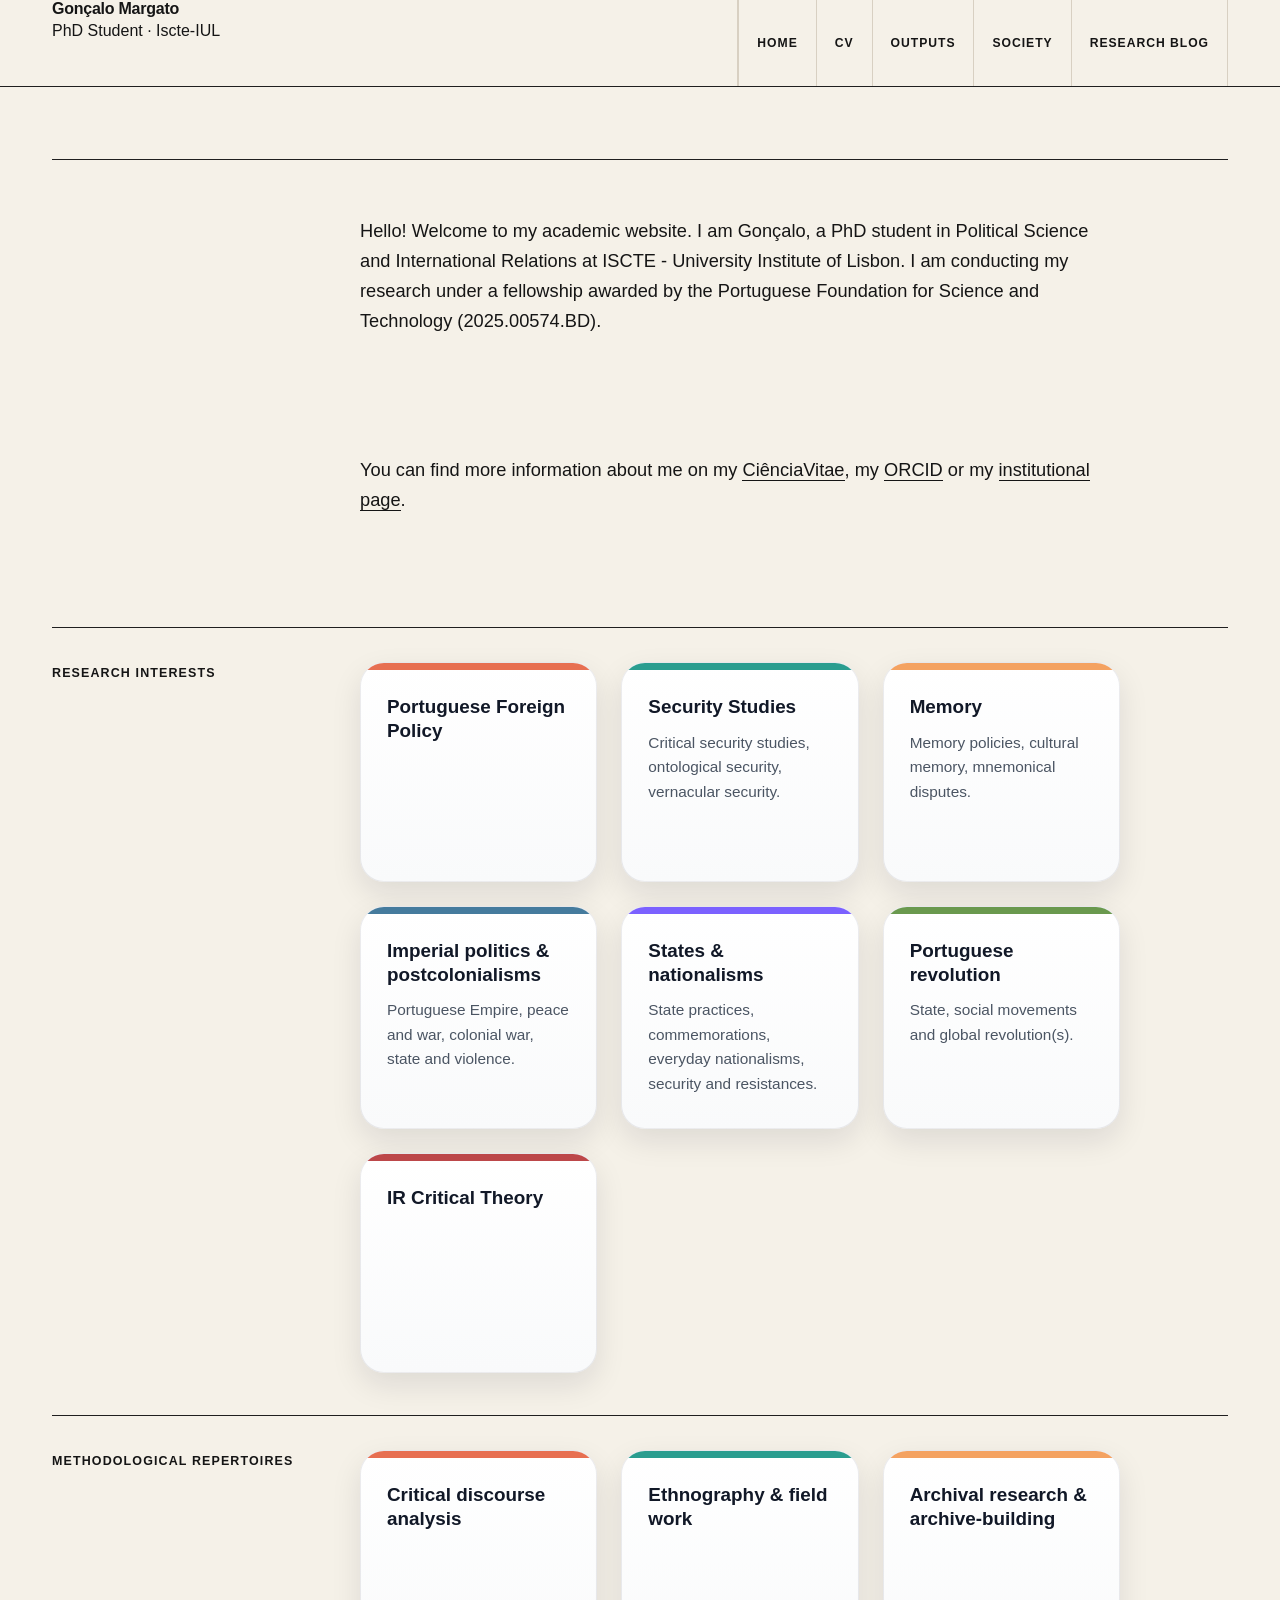
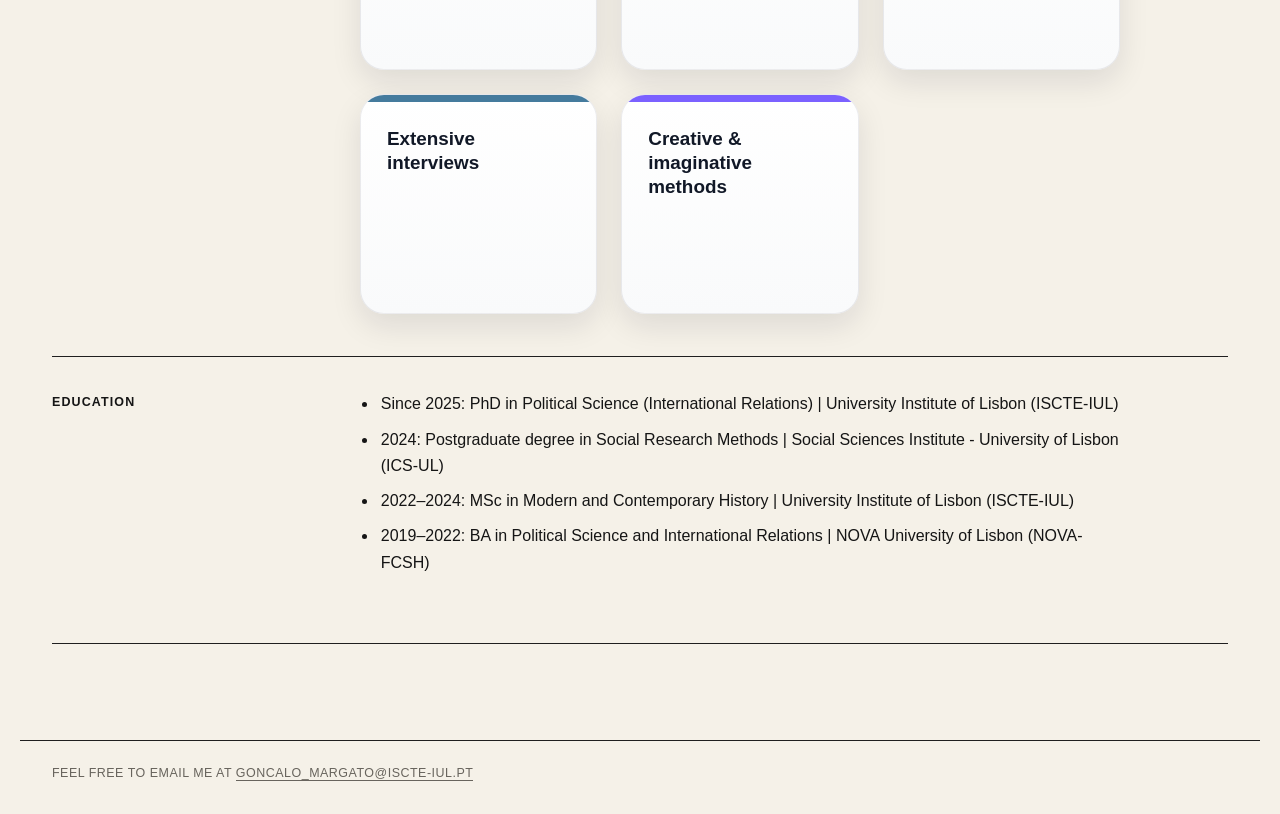
<file: index.html>
<!DOCTYPE html>
<html lang="en">
<head>
  <meta charset="UTF-8">
  <title>Gonçalo Margato – Academic Website</title>
  <meta name="viewport" content="width=device-width, initial-scale=1">
  <link rel="stylesheet" href="style.css">
</head>
<body>
  <header class="site-header">
    <div class="header-inner">
      <div class="logo-block">
        <h1 class="site-title">Gonçalo Margato</h1>
        <p class="site-subtitle">PhD Student · Iscte-IUL</p>
      </div>

      <nav class="site-nav">
        <a href="index.html">Home</a>
        <a href="cv.html">CV</a>
        <a href="outputs.html">Outputs</a>
        <a href="society.html">Society</a>
        <a href="blog.html">Research blog</a>
      </nav>
    </div>
  </header>

  <main class="page">
    <section class="content-section">
      <p>
        Hello! Welcome to my academic website. I am Gonçalo, a PhD student in Political Science and International Relations at ISCTE - University Institute of Lisbon. I am conducting my research under a fellowship awarded by the Portuguese Foundation for Science and Technology (2025.00574.BD).
      </p>
      <p>
        You can find more information about me on my
        <a href="https://www.cienciavitae.pt/portal/3F19-CC69-9B98" target="_blank" rel="noopener noreferrer">CiênciaVitae</a>,
        my <a href="https://orcid.org/0000-0002-6248-3947" target="_blank" rel="noopener noreferrer">ORCID</a> or my
        <a href="https://ciencia.iscte-iul.pt/authors/goncalo-margato/cv" target="_blank" rel="noopener noreferrer">institutional page</a>.
      </p>

    </section>

 <section class="content-section">
  <h2>Research interests</h2>

  <div class="cards-grid">
    <article class="research-card coral-line">
      <h3>Portuguese Foreign Policy</h3>
    </article>

    <article class="research-card teal-line">
      <h3>Security Studies</h3>
      <p>Critical security studies, ontological security, vernacular security.</p>
    </article>

    <article class="research-card yellow-line">
      <h3>Memory</h3>
      <p>Memory policies, cultural memory, mnemonical disputes.</p>
    </article>

    <article class="research-card blue-line">
      <h3>Imperial politics & postcolonialisms</h3>
      <p>Portuguese Empire, peace and war, colonial war, state and violence.</p>
    </article>

    <article class="research-card purple-line">
      <h3>States & nationalisms</h3>
      <p>State practices, commemorations, everyday nationalisms, security and resistances.</p>
    </article>

    <article class="research-card green-line">
      <h3>Portuguese revolution</h3>
      <p>State, social movements and global revolution(s).</p>
    </article>

    <article class="research-card red-line">
      <h3>IR Critical Theory</h3>
    </article>
  </div>
</section>

<section class="content-section">
  <h2>Methodological repertoires</h2>

  <div class="cards-grid">
    <article class="research-card coral-line">
      <h3>Critical discourse analysis</h3>
    </article>

    <article class="research-card teal-line">
      <h3>Ethnography & field work</h3>
    </article>

    <article class="research-card yellow-line">
      <h3>Archival research & archive-building</h3>
    </article>

    <article class="research-card blue-line">
      <h3>Extensive interviews</h3>
    </article>

    <article class="research-card purple-line">
      <h3>Creative & imaginative methods</h3>
    </article>
  </div>
</section>

    <section class="content-section">
      <h2>Education</h2>
      <ul>
        <li>Since 2025: PhD in Political Science (International Relations) | University Institute of Lisbon (ISCTE-IUL)</li>
        <li>2024: Postgraduate degree in Social Research Methods | Social Sciences Institute - University of Lisbon (ICS-UL)</li>
        <li>2022–2024: MSc in Modern and Contemporary History | University Institute of Lisbon (ISCTE-IUL)</li>
        <li>2019–2022: BA in Political Science and International Relations | NOVA University of Lisbon (NOVA-FCSH)</li>
      </ul>
    </section>
  </main>

  <footer class="site-footer">
    <p>
      Feel free to email me at
      <a href="mailto:Goncalo_Margato@iscte-iul.pt">Goncalo_Margato@iscte-iul.pt</a>
    </p>
  </footer>
</body>
</html>
</file>
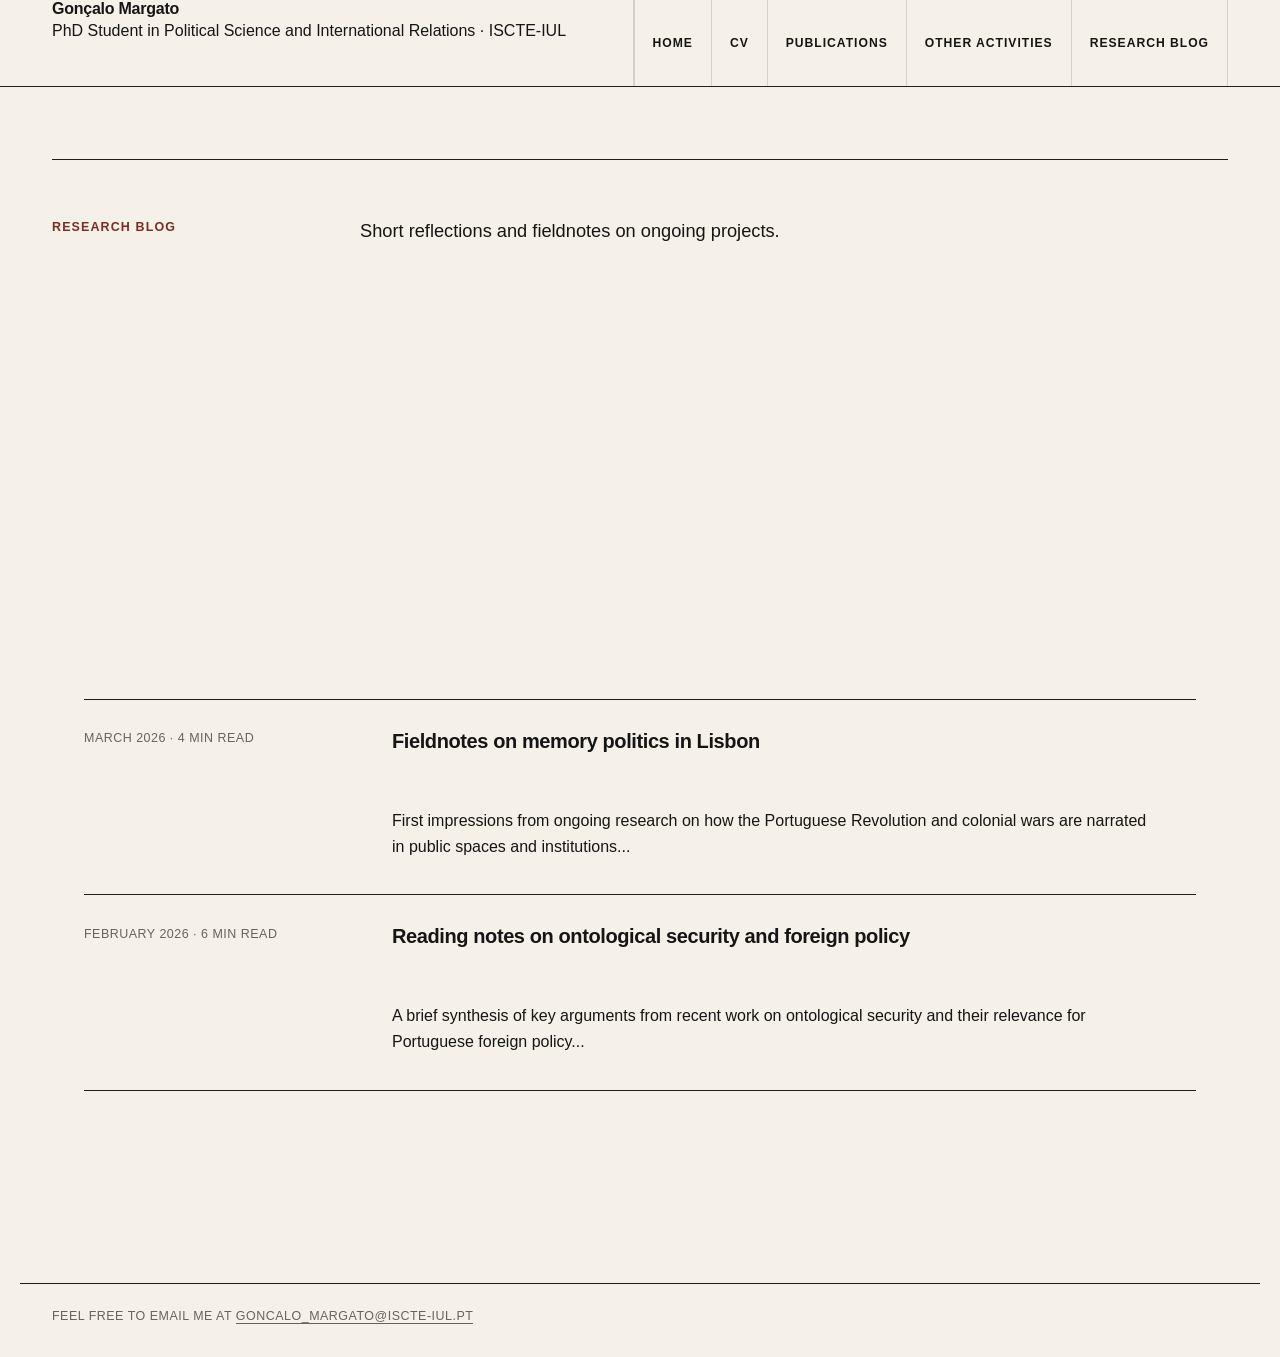
<file: #blog.html>
<!DOCTYPE html>
<html lang="en">
<head>
  <meta charset="UTF-8">
  <title>Research blog – Gonçalo Margato</title>
  <meta name="viewport" content="width=device-width, initial-scale=1">
  <link rel="stylesheet" href="style.css">
</head>
<body>
  <header class="site-header">
    <div class="header-inner">
      <div class="logo-block">
        <h1 class="site-title">Gonçalo Margato</h1>
        <p class="site-subtitle">PhD Student in Political Science and International Relations · ISCTE-IUL</p>
      </div>
      <nav class="site-nav">
        <a href="index.html">Home</a>
        <a href="cv.html">CV</a>
        <a href="publications.html">Publications</a>
        <a href="activities.html">Other activities</a>
        <a href="blog.html">Research blog</a>
      </nav>
    </div>
  </header>

  <main class="page">
    <section class="content-section">
      <h2>Research blog</h2>
      <p>Short reflections and fieldnotes on ongoing projects.</p>
    </section>

    <section class="blog-list">
      <!-- Post 1 -->
      <article class="blog-post">
        <h3 class="blog-title">
          <a href="posts/post-1.html">Fieldnotes on memory politics in Lisbon</a>
        </h3>
        <p class="blog-meta">March 2026 · 4 min read</p>
        <p class="blog-excerpt">
          First impressions from ongoing research on how the Portuguese Revolution
          and colonial wars are narrated in public spaces and institutions...
        </p>
      </article>

      <!-- Post 2 -->
      <article class="blog-post">
        <h3 class="blog-title">
          <a href="posts/post-2.html">Reading notes on ontological security and foreign policy</a>
        </h3>
        <p class="blog-meta">February 2026 · 6 min read</p>
        <p class="blog-excerpt">
          A brief synthesis of key arguments from recent work on ontological
          security and their relevance for Portuguese foreign policy...
        </p>
      </article>

      <!-- Adiciona mais <article> conforme fores escrevendo -->
    </section>
  </main>

  <footer class="site-footer">
    <p>
      Feel free to email me at
      <a href="mailto:Goncalo_Margato@iscte-iul.pt">Goncalo_Margato@iscte-iul.pt</a>
    </p>
  </footer>
</body>
</html>
</file>
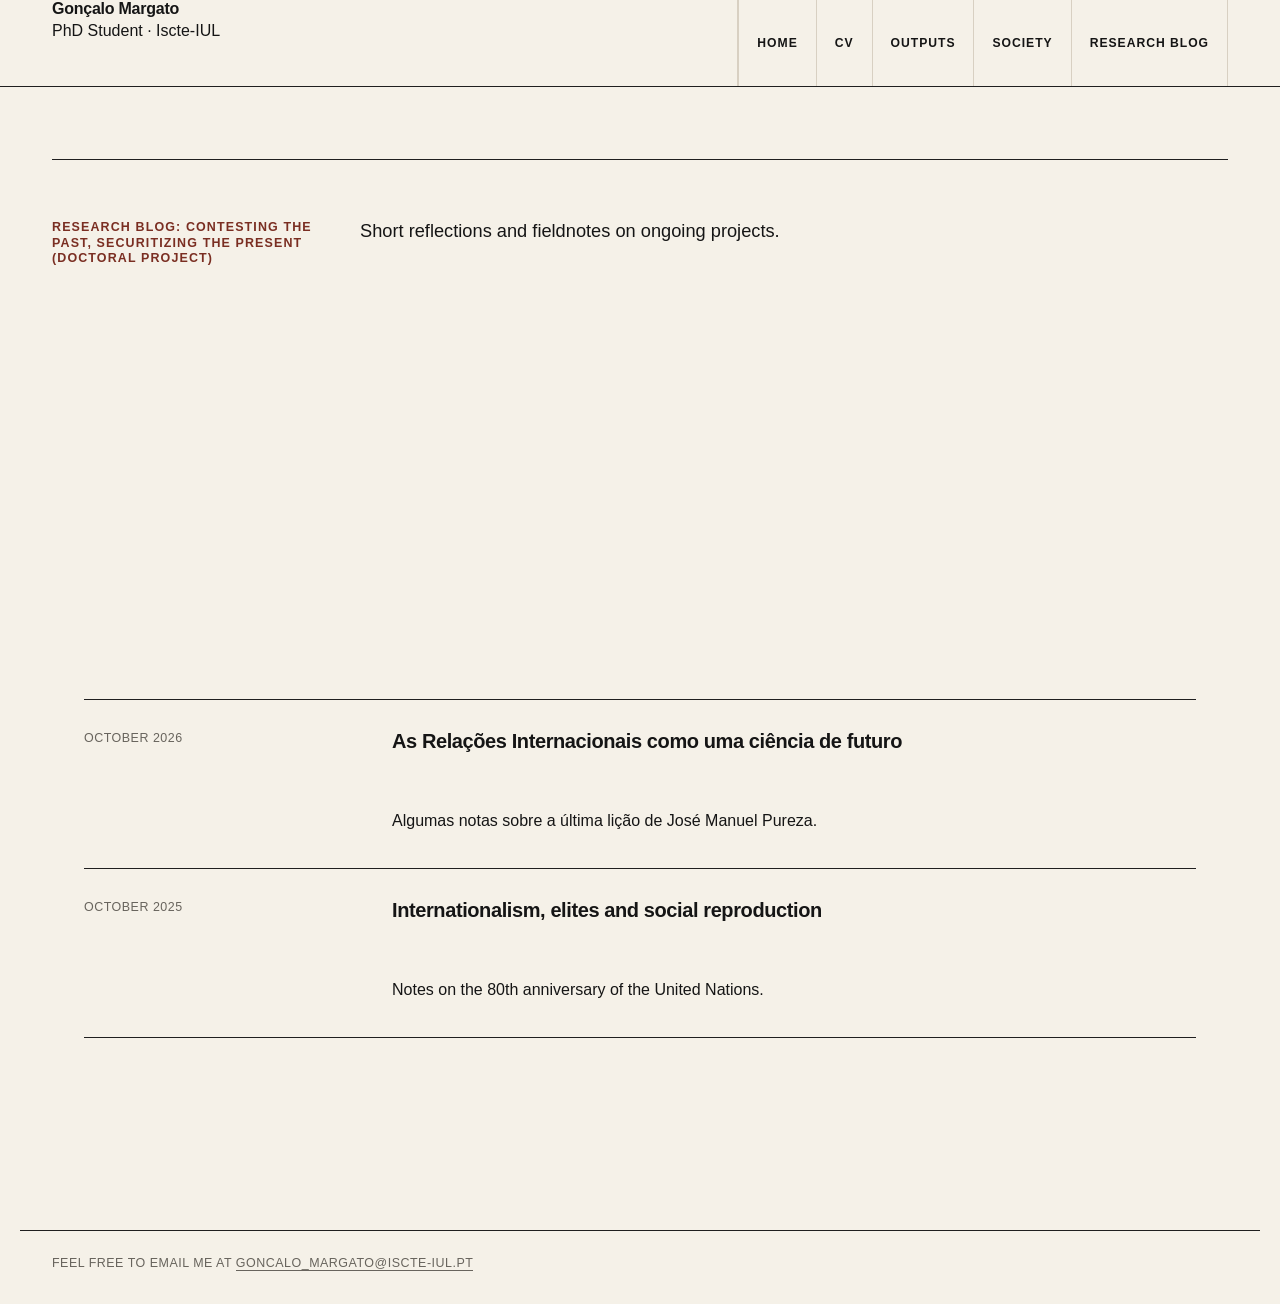
<file: blog.html>
<!DOCTYPE html>
<html lang="en">
<head>
  <meta charset="UTF-8">
  <title>Research blog – Gonçalo Margato</title>
  <meta name="viewport" content="width=device-width, initial-scale=1">
  <link rel="stylesheet" href="style.css">
</head>
<body>
  <header class="site-header">
    <div class="header-inner">
      <div class="logo-block">
        <h1 class="site-title">Gonçalo Margato</h1>
        <p class="site-subtitle">PhD Student · Iscte-IUL</p>
      </div>
      <nav class="site-nav">
        <a href="index.html">Home</a>
        <a href="cv.html">CV</a>
        <a href="outputs.html">Outputs</a>
        <a href="society.html">Society</a>
        <a href="blog.html">Research blog</a>
      </nav>
    </div>
  </header>

  <main class="page">
    <section class="content-section">
      <h2>Research blog: Contesting the past, securitizing the present (Doctoral Project)</h2>
      <p>Short reflections and fieldnotes on ongoing projects.</p>
    </section>
 
    <section class="blog-list">
       <article class="blog-post">
        <h3 class="blog-title">
          <a href="posts/post-3.html"> As Relações Internacionais como uma ciência de futuro</a>
        </h3>
        <p class="blog-meta">October 2026</p>
        <p class="blog-excerpt">
         Algumas notas sobre a última lição de José Manuel Pureza.
        </p>
        </article>
      <article class="blog-post">
        <h3 class="blog-title">
          <a href="posts/post-2.html">Internationalism, elites and social reproduction</a>
        </h3>
        <p class="blog-meta">October 2025</p>
        <p class="blog-excerpt">
         Notes on the 80th anniversary of the United Nations.
        </p>
      </article>
    

      <!-- Adiciona mais <article> conforme fores escrevendo -->
    </section>
  </main>

  <footer class="site-footer">
    <p>
      Feel free to email me at
      <a href="mailto:Goncalo_Margato@iscte-iul.pt">Goncalo_Margato@iscte-iul.pt</a>
    </p>
  </footer>
</body>
</html>
</file>
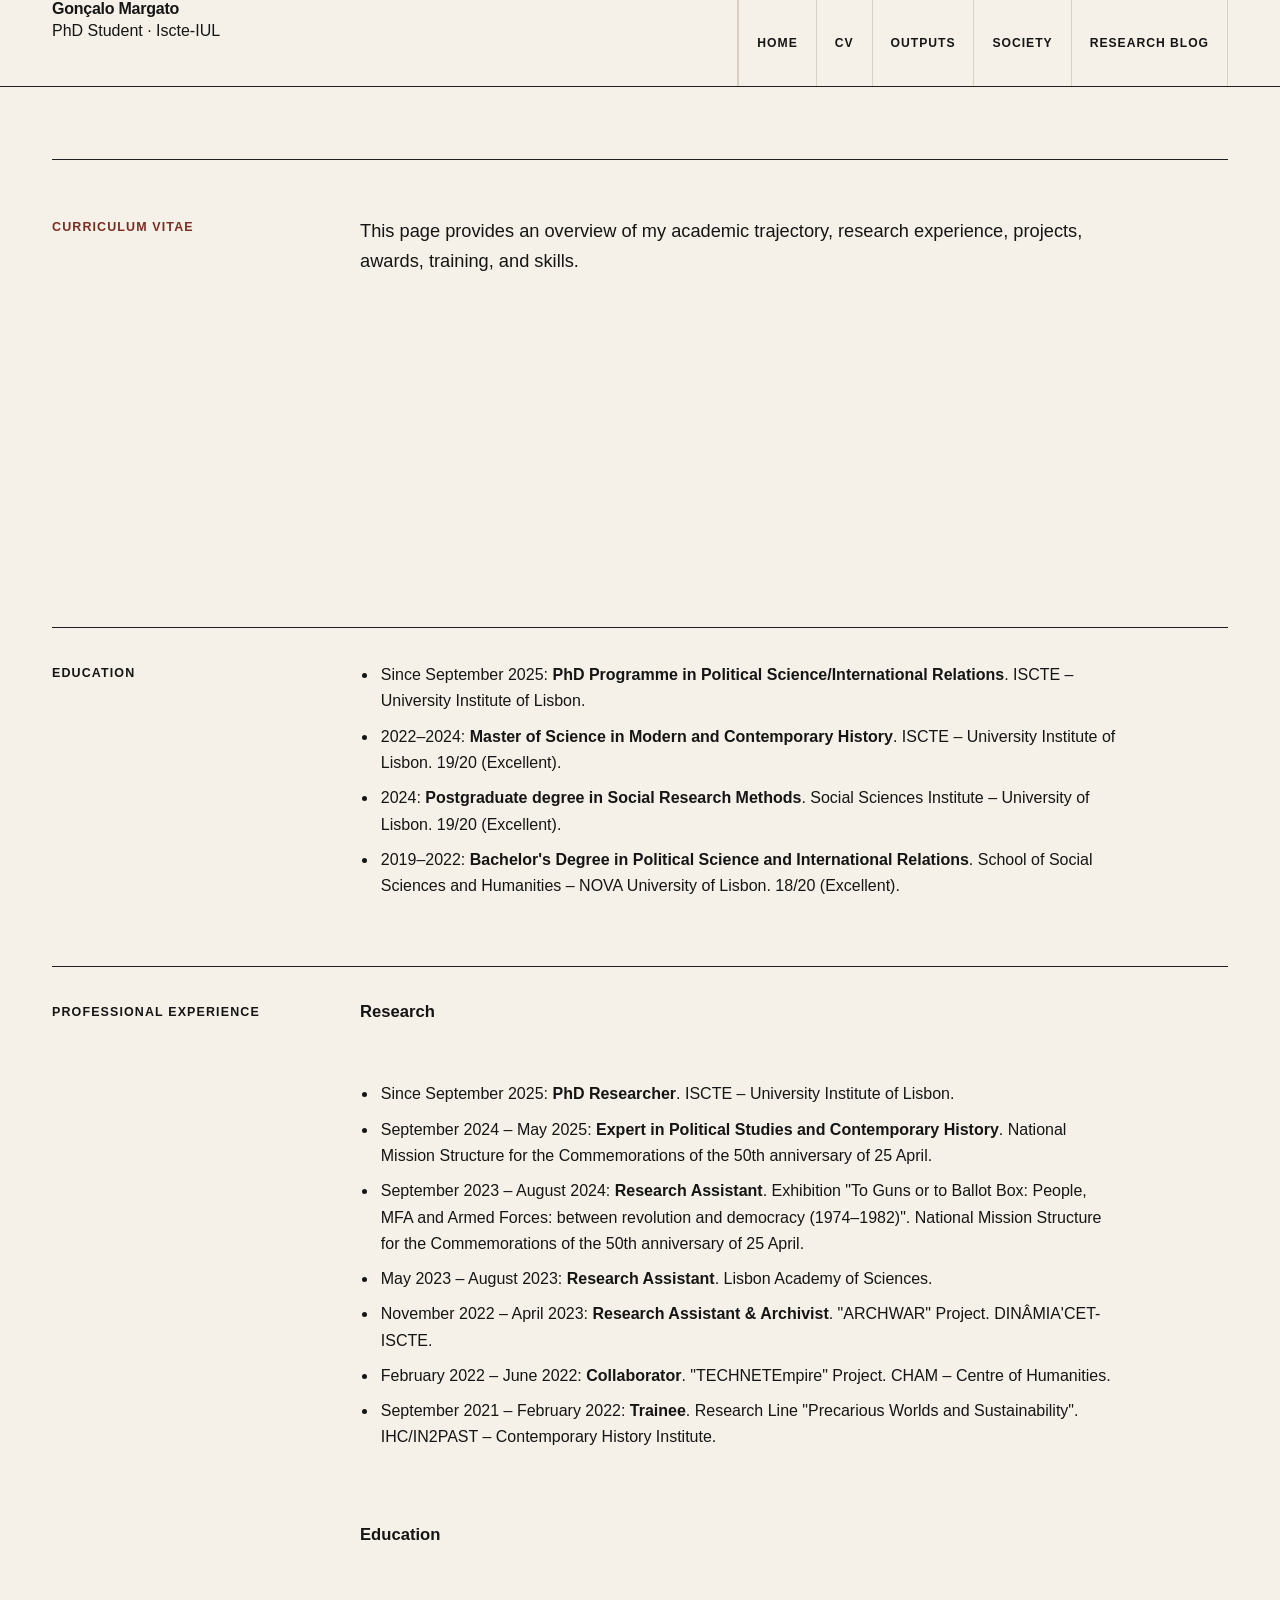
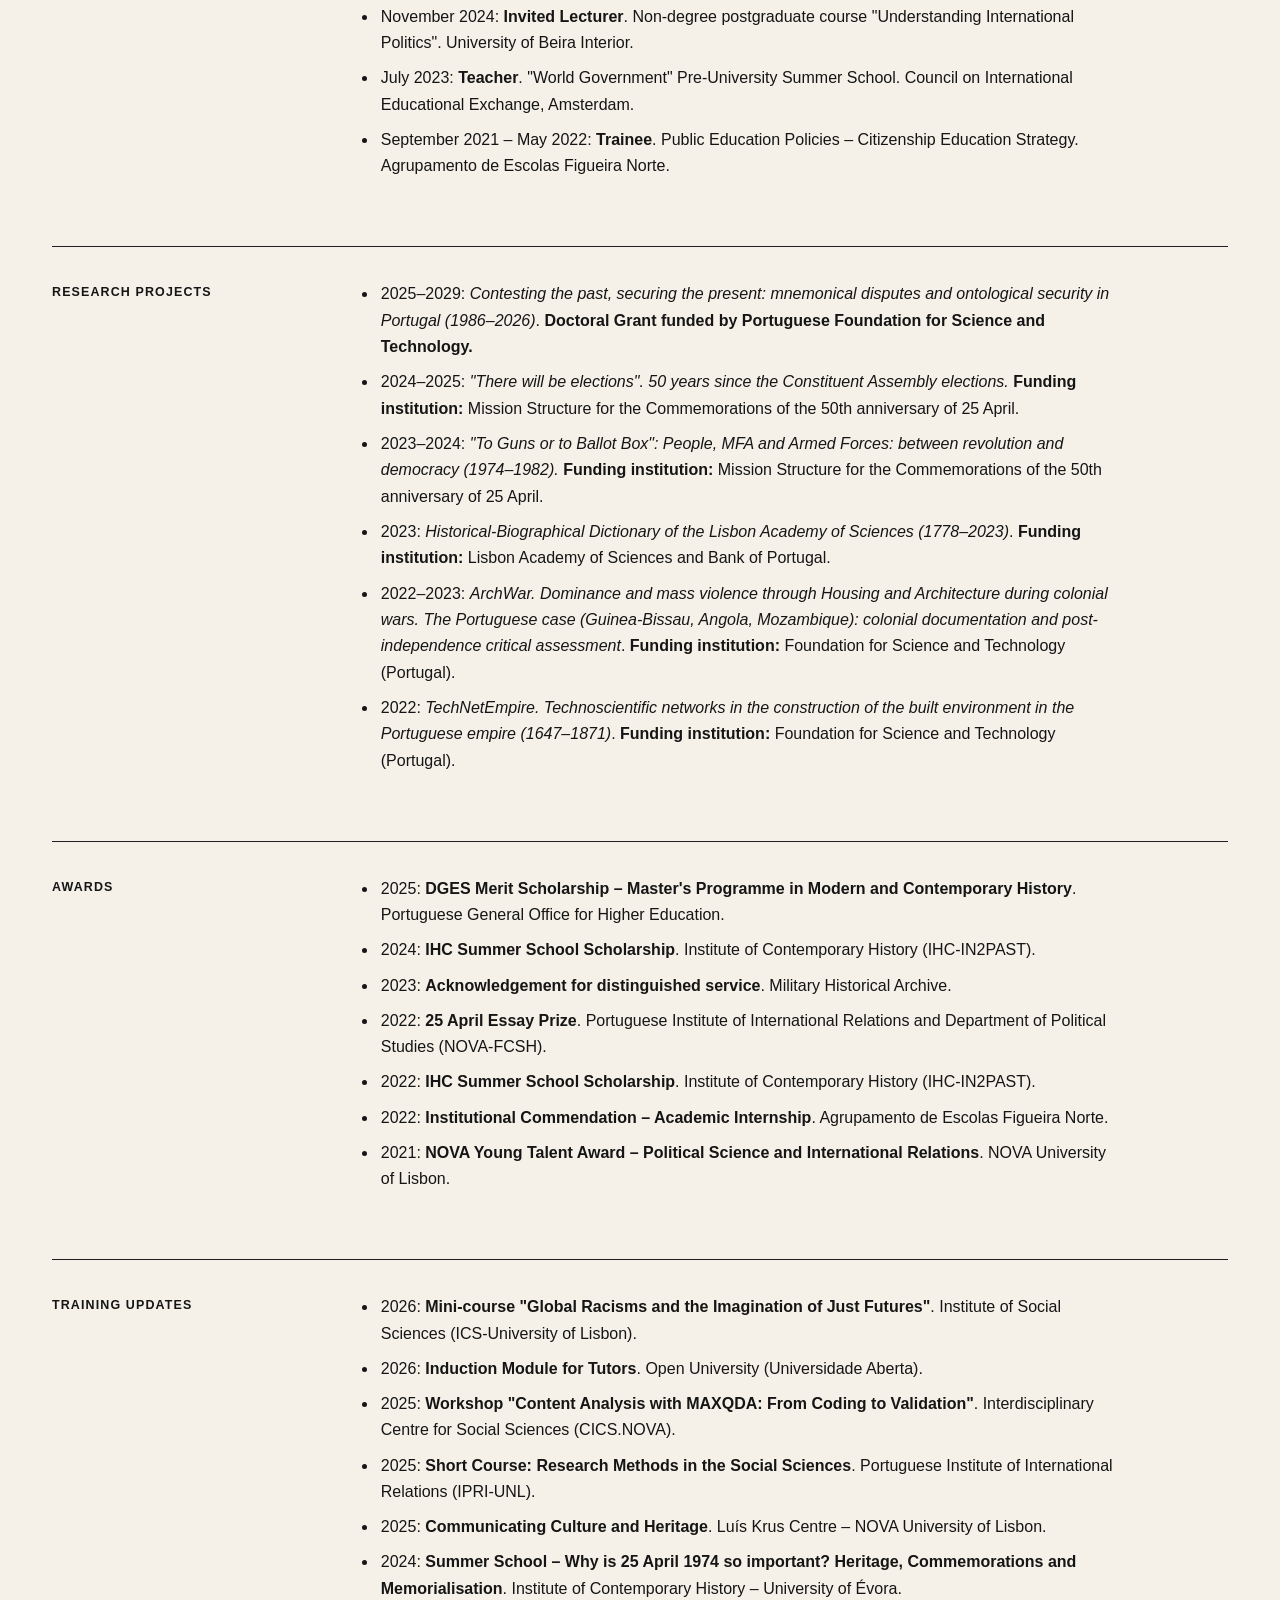
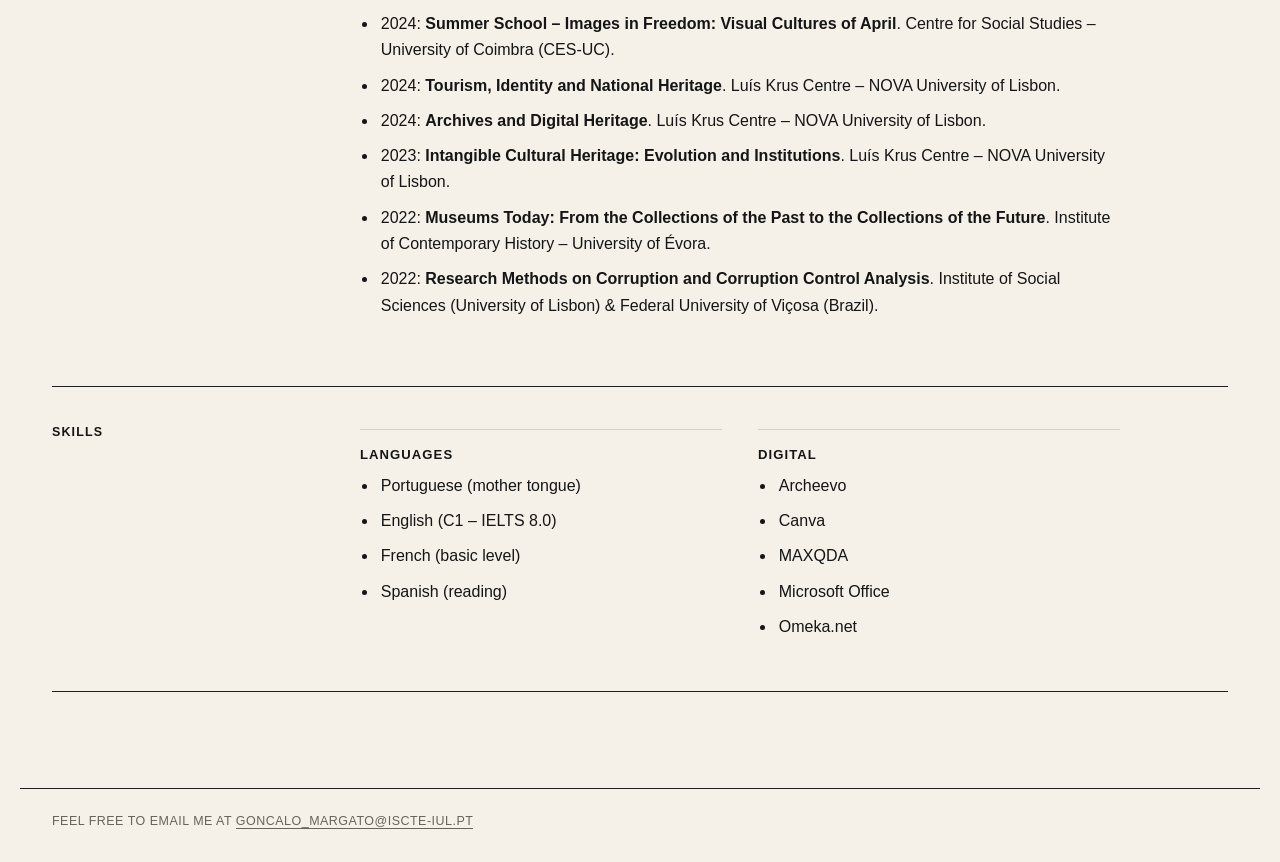
<file: cv.html>
<!DOCTYPE html>
<html lang="en">
<head>
  <meta charset="UTF-8">
  <title>CV – Gonçalo Margato</title>
  <meta name="viewport" content="width=device-width, initial-scale=1">
  <link rel="stylesheet" href="style.css">
</head>
<body>
  <header class="site-header">
    <div class="header-inner">
      <div class="logo-block">
        <h1 class="site-title">Gonçalo Margato</h1>
        <p class="site-subtitle">PhD Student · Iscte-IUL</p>
      </div>

      <nav class="site-nav">
        <a href="index.html">Home</a>
        <a href="cv.html">CV</a>
        <a href="outputs.html">Outputs</a>
        <a href="society.html">Society</a>
        <a href="blog.html">Research blog</a>
      </nav>
    </div>
  </header>

  <main class="page">
    <section class="content-section">
      <h2>Curriculum Vitae</h2>
      <p>
        This page provides an overview of my academic trajectory, research experience, projects, awards, training, and skills.
      </p>
    </section>

    <section class="content-section">
      <h2>Education</h2>
      <ul>
        <li>Since September 2025: <strong>PhD Programme in Political Science/International Relations</strong>. ISCTE – University Institute of Lisbon.</li>
        <li>2022–2024: <strong>Master of Science in Modern and Contemporary History</strong>. ISCTE – University Institute of Lisbon. 19/20 (Excellent).</li>
        <li>2024: <strong>Postgraduate degree in Social Research Methods</strong>. Social Sciences Institute – University of Lisbon. 19/20 (Excellent).</li>
        <li>2019–2022: <strong>Bachelor's Degree in Political Science and International Relations</strong>. School of Social Sciences and Humanities – NOVA University of Lisbon. 18/20 (Excellent).</li>
      </ul>
    </section>

    <section class="content-section">
      <h2>Professional Experience</h2>

      <h3>Research</h3>
      <ul>
        <li>Since September 2025: <strong>PhD Researcher</strong>. ISCTE – University Institute of Lisbon.</li>
        <li>September 2024 – May 2025: <strong>Expert in Political Studies and Contemporary History</strong>. National Mission Structure for the Commemorations of the 50th anniversary of 25 April.</li>
        <li>September 2023 – August 2024: <strong>Research Assistant</strong>. Exhibition "To Guns or to Ballot Box: People, MFA and Armed Forces: between revolution and democracy (1974–1982)". National Mission Structure for the Commemorations of the 50th anniversary of 25 April.</li>
        <li>May 2023 – August 2023: <strong>Research Assistant</strong>. Lisbon Academy of Sciences.</li>
        <li>November 2022 – April 2023: <strong>Research Assistant & Archivist</strong>. "ARCHWAR" Project. DINÂMIA'CET-ISCTE.</li>
        <li>February 2022 – June 2022: <strong>Collaborator</strong>. "TECHNETEmpire" Project. CHAM – Centre of Humanities.</li>
        <li>September 2021 – February 2022: <strong>Trainee</strong>. Research Line "Precarious Worlds and Sustainability". IHC/IN2PAST – Contemporary History Institute.</li>
      </ul>

      <h3>Education</h3>
      <ul>
        <li>November 2024: <strong>Invited Lecturer</strong>. Non-degree postgraduate course "Understanding International Politics". University of Beira Interior.</li>
        <li>July 2023: <strong>Teacher</strong>. "World Government" Pre-University Summer School. Council on International Educational Exchange, Amsterdam.</li>
        <li>September 2021 – May 2022: <strong>Trainee</strong>. Public Education Policies – Citizenship Education Strategy. Agrupamento de Escolas Figueira Norte.</li>
      </ul>
    </section>

    <section class="content-section">
      <h2>Research Projects</h2>
      <ul>
        <li>2025–2029: <em>Contesting the past, securing the present: mnemonical disputes and ontological security in Portugal (1986–2026)</em>. <strong>Doctoral Grant funded by Portuguese Foundation for Science and Technology.</strong></li>
        <li>2024–2025: <em>"There will be elections". 50 years since the Constituent Assembly elections.</em> <strong>Funding institution:</strong> Mission Structure for the Commemorations of the 50th anniversary of 25 April.</li>
        <li>2023–2024: <em>"To Guns or to Ballot Box": People, MFA and Armed Forces: between revolution and democracy (1974–1982).</em> <strong>Funding institution:</strong> Mission Structure for the Commemorations of the 50th anniversary of 25 April.</li>
        <li>2023: <em>Historical-Biographical Dictionary of the Lisbon Academy of Sciences (1778–2023)</em>. <strong>Funding institution:</strong> Lisbon Academy of Sciences and Bank of Portugal.</li>
        <li>2022–2023: <em>ArchWar. Dominance and mass violence through Housing and Architecture during colonial wars. The Portuguese case (Guinea-Bissau, Angola, Mozambique): colonial documentation and post-independence critical assessment</em>. <strong>Funding institution:</strong> Foundation for Science and Technology (Portugal).</li>
        <li>2022: <em>TechNetEmpire. Technoscientific networks in the construction of the built environment in the Portuguese empire (1647–1871)</em>. <strong>Funding institution:</strong> Foundation for Science and Technology (Portugal).</li>
      </ul>
    </section>

    <section class="content-section">
      <h2>Awards</h2>
      <ul>
        <li>2025: <strong>DGES Merit Scholarship – Master's Programme in Modern and Contemporary History</strong>. Portuguese General Office for Higher Education.</li>
        <li>2024: <strong>IHC Summer School Scholarship</strong>. Institute of Contemporary History (IHC-IN2PAST).</li>
        <li>2023: <strong>Acknowledgement for distinguished service</strong>. Military Historical Archive.</li>
        <li>2022: <strong>25 April Essay Prize</strong>. Portuguese Institute of International Relations and Department of Political Studies (NOVA-FCSH).</li>
        <li>2022: <strong>IHC Summer School Scholarship</strong>. Institute of Contemporary History (IHC-IN2PAST).</li>
        <li>2022: <strong>Institutional Commendation – Academic Internship</strong>. Agrupamento de Escolas Figueira Norte.</li>
        <li>2021: <strong>NOVA Young Talent Award – Political Science and International Relations</strong>. NOVA University of Lisbon.</li>
      </ul>
    </section>

    <section class="content-section">
      <h2>Training Updates</h2>
      <ul>
        <li>2026: <strong>Mini-course "Global Racisms and the Imagination of Just Futures"</strong>. Institute of Social Sciences (ICS-University of Lisbon).</li>
        <li>2026: <strong>Induction Module for Tutors</strong>. Open University (Universidade Aberta). </li>
        <li>2025: <strong>Workshop "Content Analysis with MAXQDA: From Coding to Validation"</strong>. Interdisciplinary Centre for Social Sciences (CICS.NOVA).</li>
        <li>2025: <strong>Short Course: Research Methods in the Social Sciences</strong>. Portuguese Institute of International Relations (IPRI-UNL).</li>
        <li>2025: <strong>Communicating Culture and Heritage</strong>. Luís Krus Centre – NOVA University of Lisbon.</li>
        <li>2024: <strong>Summer School – Why is 25 April 1974 so important? Heritage, Commemorations and Memorialisation</strong>. Institute of Contemporary History – University of Évora.</li>
        <li>2024: <strong>Summer School – Images in Freedom: Visual Cultures of April</strong>. Centre for Social Studies – University of Coimbra (CES-UC).</li>
        <li>2024: <strong>Tourism, Identity and National Heritage</strong>. Luís Krus Centre – NOVA University of Lisbon.</li>
        <li>2024: <strong>Archives and Digital Heritage</strong>. Luís Krus Centre – NOVA University of Lisbon.</li>
        <li>2023: <strong>Intangible Cultural Heritage: Evolution and Institutions</strong>. Luís Krus Centre – NOVA University of Lisbon.</li>
        <li>2022: <strong>Museums Today: From the Collections of the Past to the Collections of the Future</strong>. Institute of Contemporary History – University of Évora.</li>
        <li>2022: <strong>Research Methods on Corruption and Corruption Control Analysis</strong>. Institute of Social Sciences (University of Lisbon) & Federal University of Viçosa (Brazil).</li>
      </ul>
    </section>

    <section class="content-section">
      <h2>Skills</h2>

      <div class="skills-grid">
        <div class="skills-column">
          <h3>Languages</h3>
          <ul>
            <li>Portuguese (mother tongue)</li>
            <li>English (C1 – IELTS 8.0)</li>
            <li>French (basic level)</li>
            <li>Spanish (reading)</li>
          </ul>
        </div>

        <div class="skills-column">
          <h3>Digital</h3>
          <ul>
            <li>Archeevo</li>
            <li>Canva</li>
            <li>MAXQDA</li>
            <li>Microsoft Office</li>
            <li>Omeka.net</li>
          </ul>
        </div>
      </div>
    </section>
  </main>

  <footer class="site-footer">
    <p>
      Feel free to email me at
      <a href="mailto:Goncalo_Margato@iscte-iul.pt">Goncalo_Margato@iscte-iul.pt</a>
    </p>
  </footer>
</body>
</html>
</file>
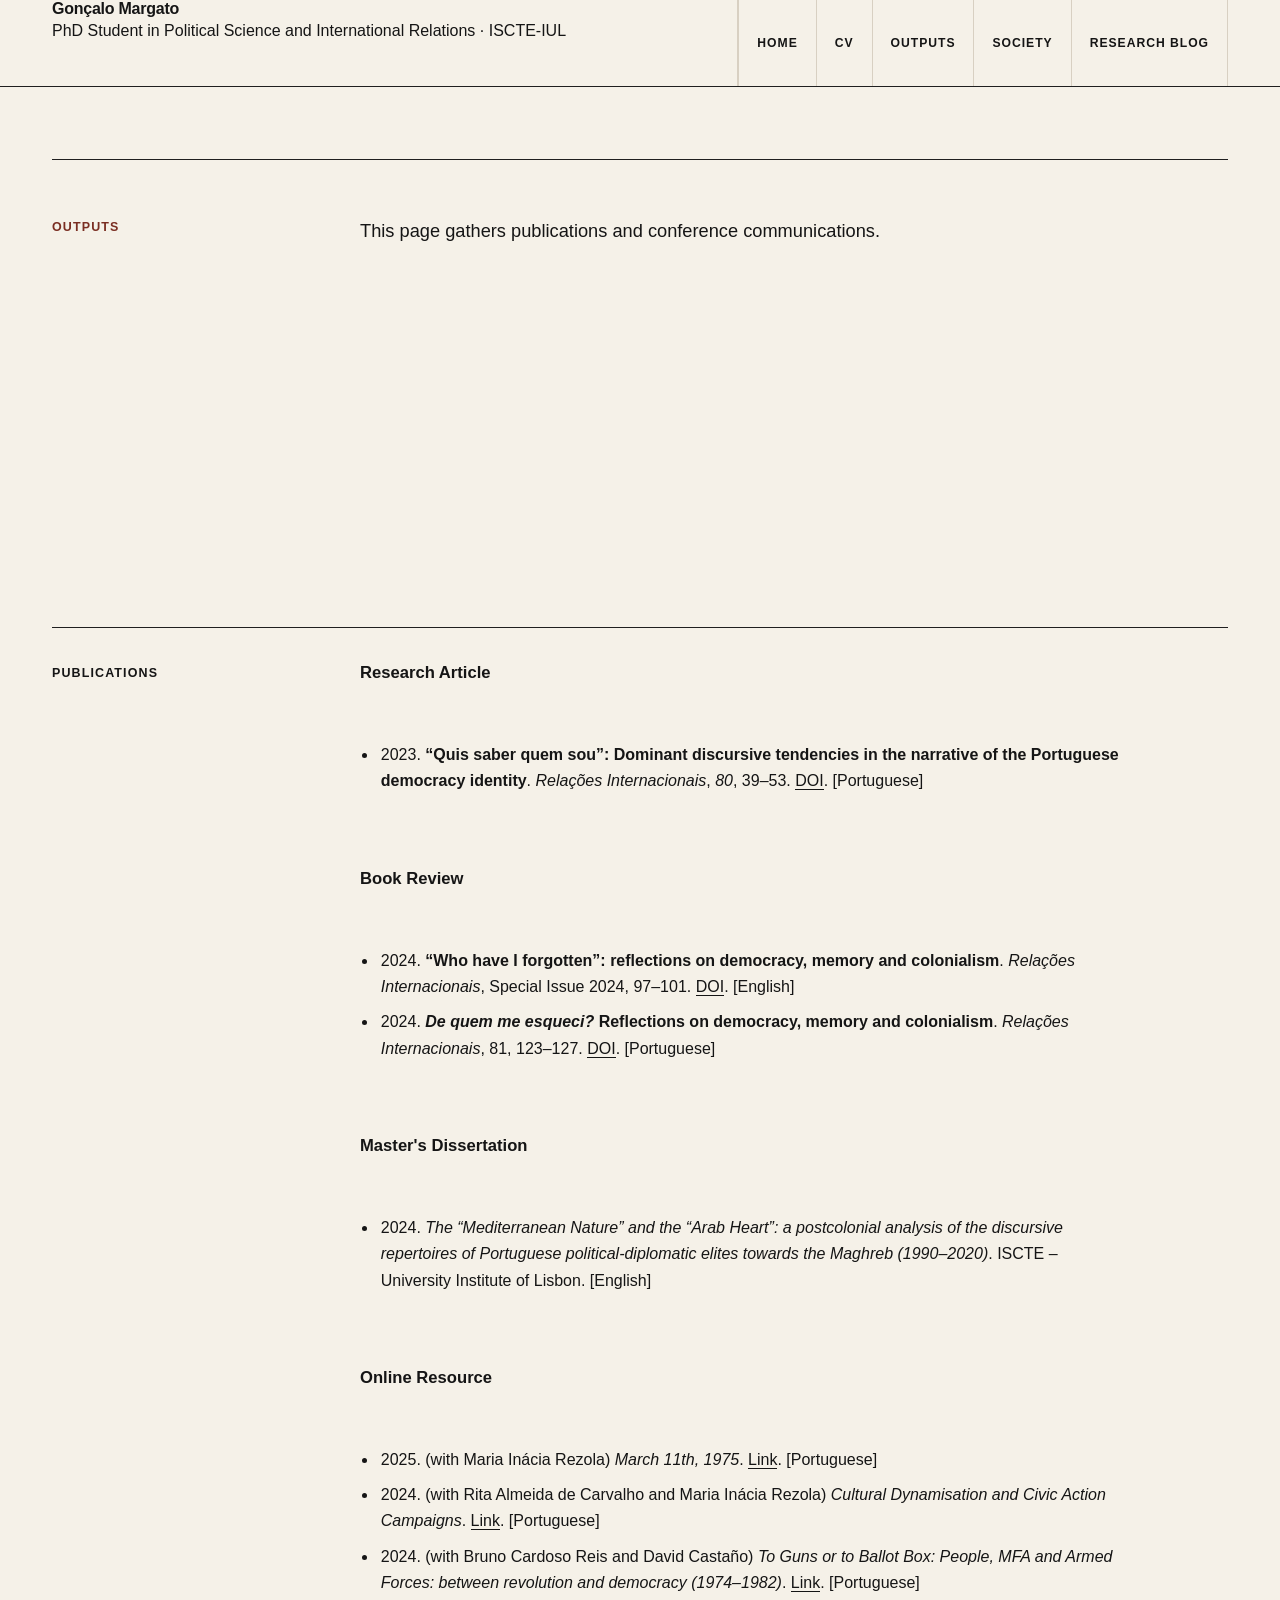
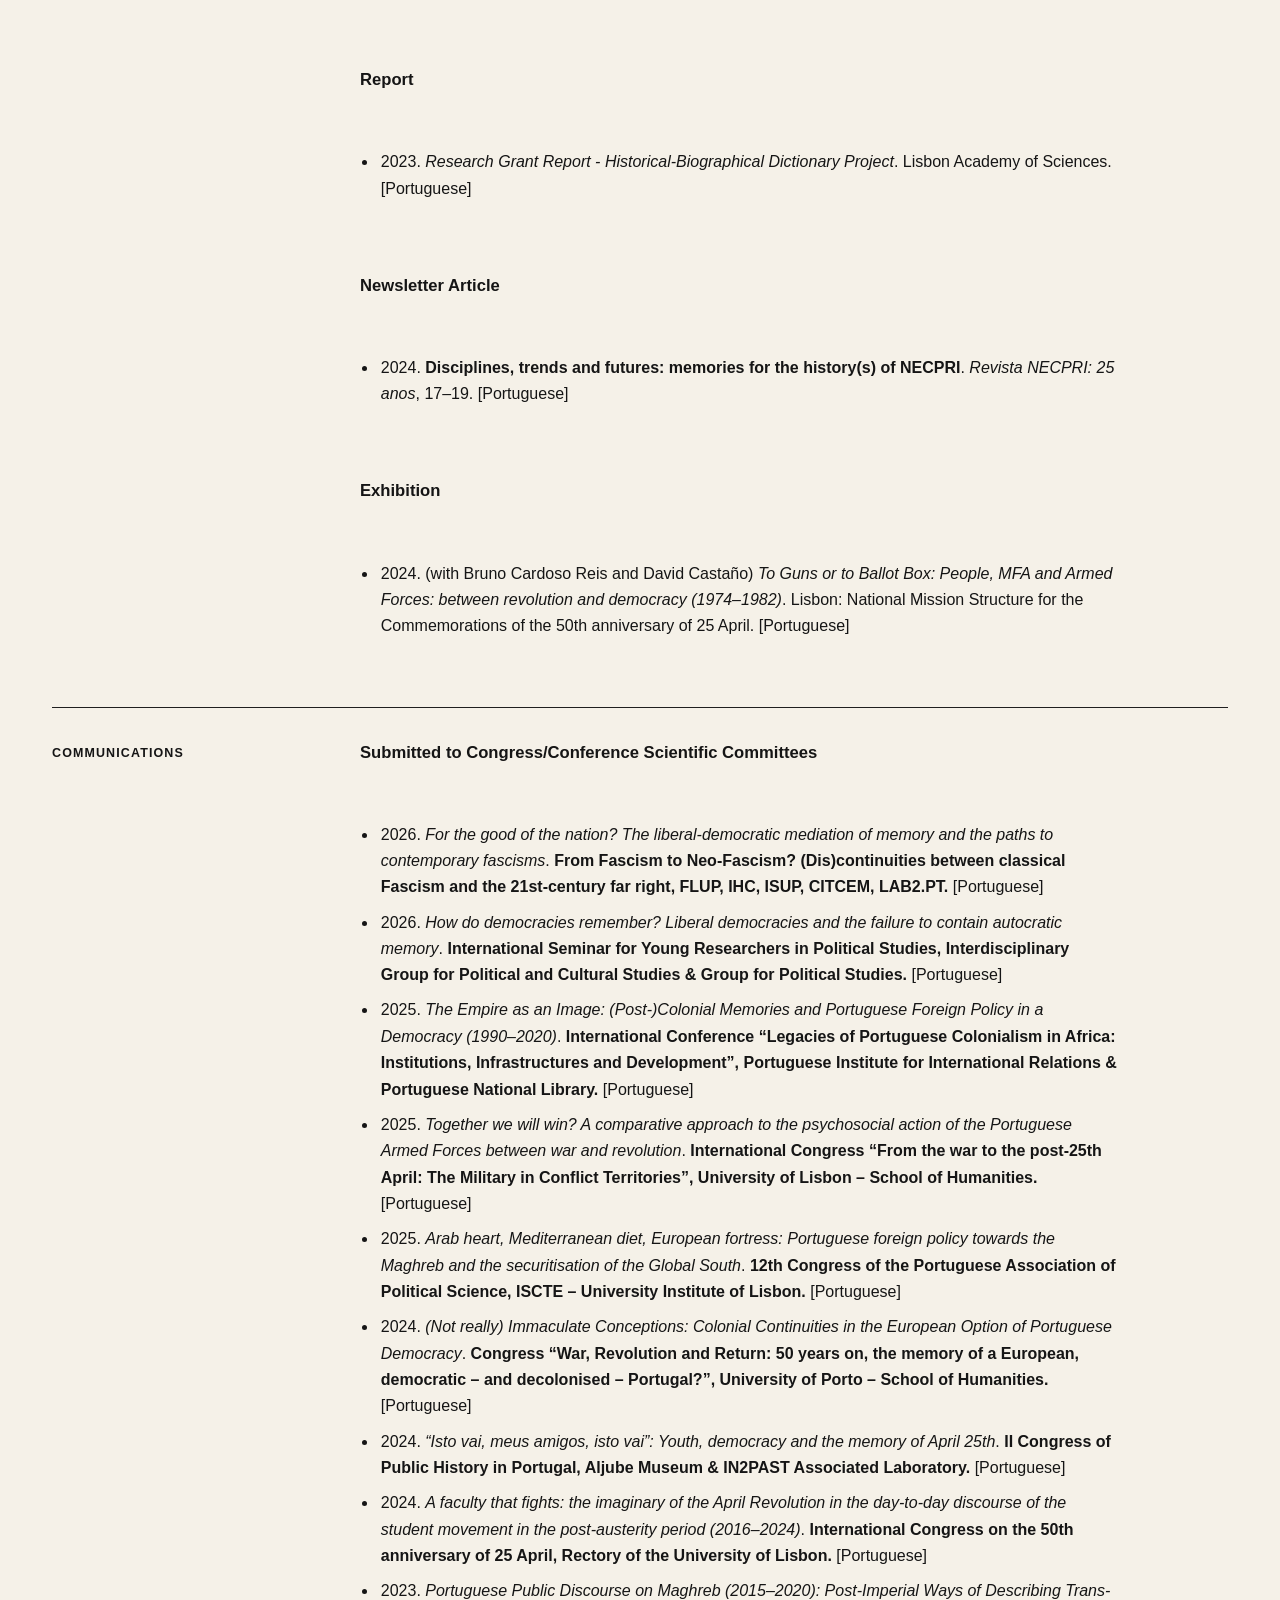
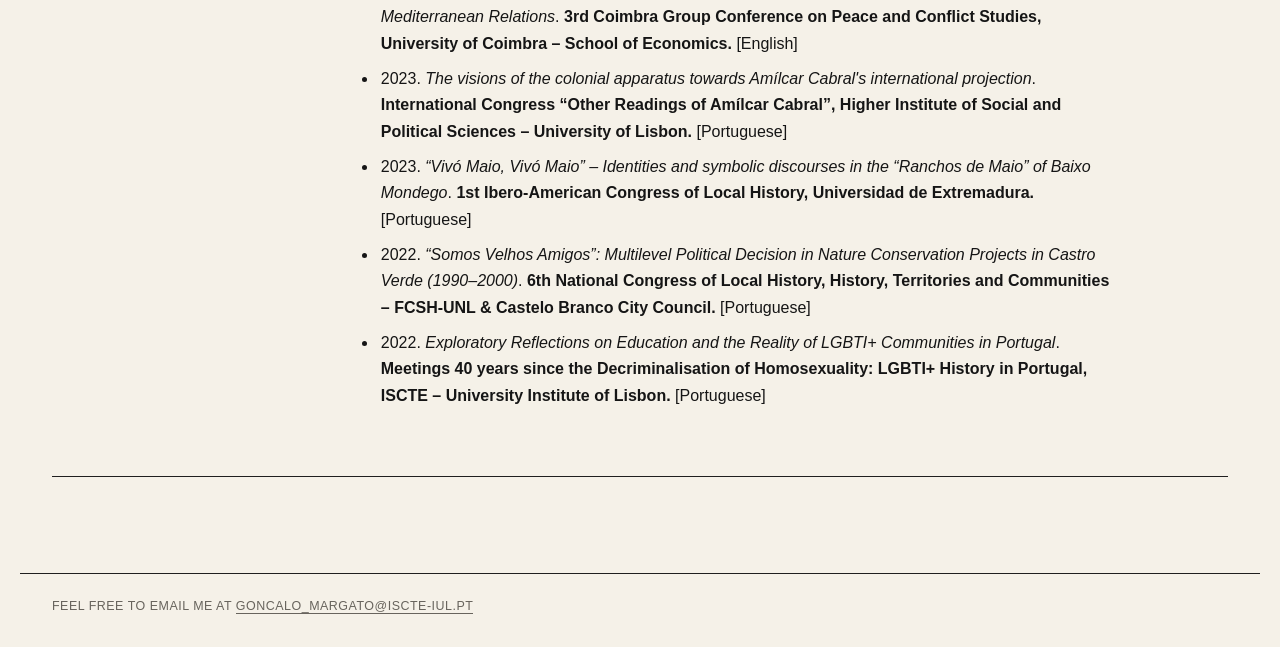
<file: outputs.html>
<!DOCTYPE html>
<html lang="en">
<head>
  <meta charset="UTF-8">
  <title>Outputs – Gonçalo Margato</title>
  <meta name="viewport" content="width=device-width, initial-scale=1">
  <link rel="stylesheet" href="style.css">
</head>
<body>
  <header class="site-header">
    <div class="header-inner">
      <div class="logo-block">
        <h1 class="site-title">Gonçalo Margato</h1>
        <p class="site-subtitle">PhD Student in Political Science and International Relations · ISCTE-IUL</p>
      </div>

      <nav class="site-nav">
        <a href="index.html">Home</a>
        <a href="cv.html">CV</a>
        <a href="outputs.html">Outputs</a>
        <a href="society.html">Society</a>
        <a href="blog.html">Research blog</a>
      </nav>
    </div>
  </header>

  <main class="page">
    <section class="content-section">
      <h2>Outputs</h2>
      <p>
        This page gathers publications and conference communications.
      </p>
    </section>

    <section class="content-section">
      <h2>Publications</h2>

      <h3>Research Article</h3>
      <ul>
                <li>2023. <strong>“Quis saber quem sou”: Dominant discursive tendencies in the narrative of the Portuguese democracy identity</strong>. <em>Relações Internacionais</em>, <em>80</em>, 39–53. <a href="https://doi.org/10.23906/ri2023.80a03" target="_blank" rel="noopener noreferrer">DOI</a>. [Portuguese]</li>
      </ul>

      <h3>Book Review</h3>
      <ul>
        <li>2024. <strong>“Who have I forgotten”: reflections on democracy, memory and colonialism</strong>. <em>Relações Internacionais</em>, Special Issue 2024, 97–101. <a href="https://doi.org/10.23906/ri2024.br01" target="_blank" rel="noopener noreferrer">DOI</a>. [English]</li>
        <li>2024. <strong><em>De quem me esqueci?</em> Reflections on democracy, memory and colonialism</strong>. <em>Relações Internacionais</em>, 81, 123–127. <a href="https://doi.org/10.23906/ri2024.81r01" target="_blank" rel="noopener noreferrer">DOI</a>. [Portuguese]</li>
      </ul>

      <h3>Master's Dissertation</h3>
      <ul>
        <li>2024. <em>The “Mediterranean Nature” and the “Arab Heart”: a postcolonial analysis of the discursive repertoires of Portuguese political-diplomatic elites towards the Maghreb (1990–2020)</em>. ISCTE – University Institute of Lisbon. [English]</li>
      </ul>

      <h3>Online Resource</h3>
      <ul>
        <li>2025. (with Maria Inácia Rezola) <em>March 11th, 1975</em>. <a href="https://50anos25abril.pt/historia/11-de-marco" target="_blank" rel="noopener noreferrer">Link</a>. [Portuguese]</li>
        <li>2024. (with Rita Almeida de Carvalho and Maria Inácia Rezola) <em>Cultural Dynamisation and Civic Action Campaigns</em>. <a href="https://50anos25abril.pt/historia/campanhas-de-dinamizacao-cultural-e-acao-civica-do-mfa/" target="_blank" rel="noopener noreferrer">Link</a>. [Portuguese]</li>
        <li>2024. (with Bruno Cardoso Reis and David Castaño) <em>To Guns or to Ballot Box: People, MFA and Armed Forces: between revolution and democracy (1974–1982)</em>. <a href="https://50anos25abril.pt/historia/as-armas-ou-as-urnas/" target="_blank" rel="noopener noreferrer">Link</a>. [Portuguese]</li>
      </ul>

      <h3>Report</h3>
      <ul>
        <li>2023. <em>Research Grant Report - Historical-Biographical Dictionary Project</em>. Lisbon Academy of Sciences. [Portuguese]</li>
      </ul>

      <h3>Newsletter Article</h3>
      <ul>
        <li>2024. <strong>Disciplines, trends and futures: memories for the history(s) of NECPRI</strong>. <em>Revista NECPRI: 25 anos</em>, 17–19. [Portuguese]</li>
      </ul>

      <h3>Exhibition</h3>
      <ul>
        <li>2024. (with Bruno Cardoso Reis and David Castaño) <em>To Guns or to Ballot Box: People, MFA and Armed Forces: between revolution and democracy (1974–1982)</em>. Lisbon: National Mission Structure for the Commemorations of the 50th anniversary of 25 April. [Portuguese]</li>
      </ul>
    </section>

    <section class="content-section">
      <h2>Communications</h2>
      <h3>Submitted to Congress/Conference Scientific Committees</h3>
      <ul>
        <li>2026. <em>For the good of the nation? The liberal-democratic mediation of memory and the paths to contemporary fascisms</em>. <strong>From Fascism to Neo-Fascism? (Dis)continuities between classical Fascism and the 21st-century far right, FLUP, IHC, ISUP, CITCEM, LAB2.PT.</strong> [Portuguese]</li>
        <li>2026. <em>How do democracies remember? Liberal democracies and the failure to contain autocratic memory</em>. <strong>International Seminar for Young Researchers in Political Studies, Interdisciplinary Group for Political and Cultural Studies & Group for Political Studies.</strong> [Portuguese]</li>
        <li>2025. <em>The Empire as an Image: (Post-)Colonial Memories and Portuguese Foreign Policy in a Democracy (1990–2020)</em>. <strong>International Conference “Legacies of Portuguese Colonialism in Africa: Institutions, Infrastructures and Development”, Portuguese Institute for International Relations & Portuguese National Library.</strong> [Portuguese]</li>
        <li>2025. <em>Together we will win? A comparative approach to the psychosocial action of the Portuguese Armed Forces between war and revolution</em>. <strong>International Congress “From the war to the post-25th April: The Military in Conflict Territories”, University of Lisbon – School of Humanities.</strong> [Portuguese]</li>
        <li>2025. <em>Arab heart, Mediterranean diet, European fortress: Portuguese foreign policy towards the Maghreb and the securitisation of the Global South</em>. <strong>12th Congress of the Portuguese Association of Political Science, ISCTE – University Institute of Lisbon.</strong> [Portuguese]</li>
        <li>2024. <em>(Not really) Immaculate Conceptions: Colonial Continuities in the European Option of Portuguese Democracy</em>. <strong>Congress “War, Revolution and Return: 50 years on, the memory of a European, democratic – and decolonised – Portugal?”, University of Porto – School of Humanities.</strong> [Portuguese]</li>
        <li>2024. <em>“Isto vai, meus amigos, isto vai”: Youth, democracy and the memory of April 25th</em>. <strong>II Congress of Public History in Portugal, Aljube Museum & IN2PAST Associated Laboratory.</strong> [Portuguese]</li>
        <li>2024. <em>A faculty that fights: the imaginary of the April Revolution in the day-to-day discourse of the student movement in the post-austerity period (2016–2024)</em>. <strong>International Congress on the 50th anniversary of 25 April, Rectory of the University of Lisbon.</strong> [Portuguese]</li>
        <li>2023. <em>Portuguese Public Discourse on Maghreb (2015–2020): Post-Imperial Ways of Describing Trans-Mediterranean Relations</em>. <strong>3rd Coimbra Group Conference on Peace and Conflict Studies, University of Coimbra – School of Economics.</strong> [English]</li>
        <li>2023. <em>The visions of the colonial apparatus towards Amílcar Cabral's international projection</em>. <strong>International Congress “Other Readings of Amílcar Cabral”, Higher Institute of Social and Political Sciences – University of Lisbon.</strong> [Portuguese]</li>
        <li>2023. <em>“Vivó Maio, Vivó Maio” – Identities and symbolic discourses in the “Ranchos de Maio” of Baixo Mondego</em>. <strong>1st Ibero-American Congress of Local History, Universidad de Extremadura.</strong> [Portuguese]</li>
        <li>2022. <em>“Somos Velhos Amigos”: Multilevel Political Decision in Nature Conservation Projects in Castro Verde (1990–2000)</em>. <strong>6th National Congress of Local History, History, Territories and Communities – FCSH-UNL & Castelo Branco City Council.</strong> [Portuguese]</li>
        <li>2022. <em>Exploratory Reflections on Education and the Reality of LGBTI+ Communities in Portugal</em>. <strong>Meetings 40 years since the Decriminalisation of Homosexuality: LGBTI+ History in Portugal, ISCTE – University Institute of Lisbon.</strong> [Portuguese]</li>
      </ul>
    </section>
  </main>

  <footer class="site-footer">
    <p>
      Feel free to email me at
      <a href="mailto:Goncalo_Margato@iscte-iul.pt">Goncalo_Margato@iscte-iul.pt</a>
    </p>
  </footer>
</body>
</html>
</file>
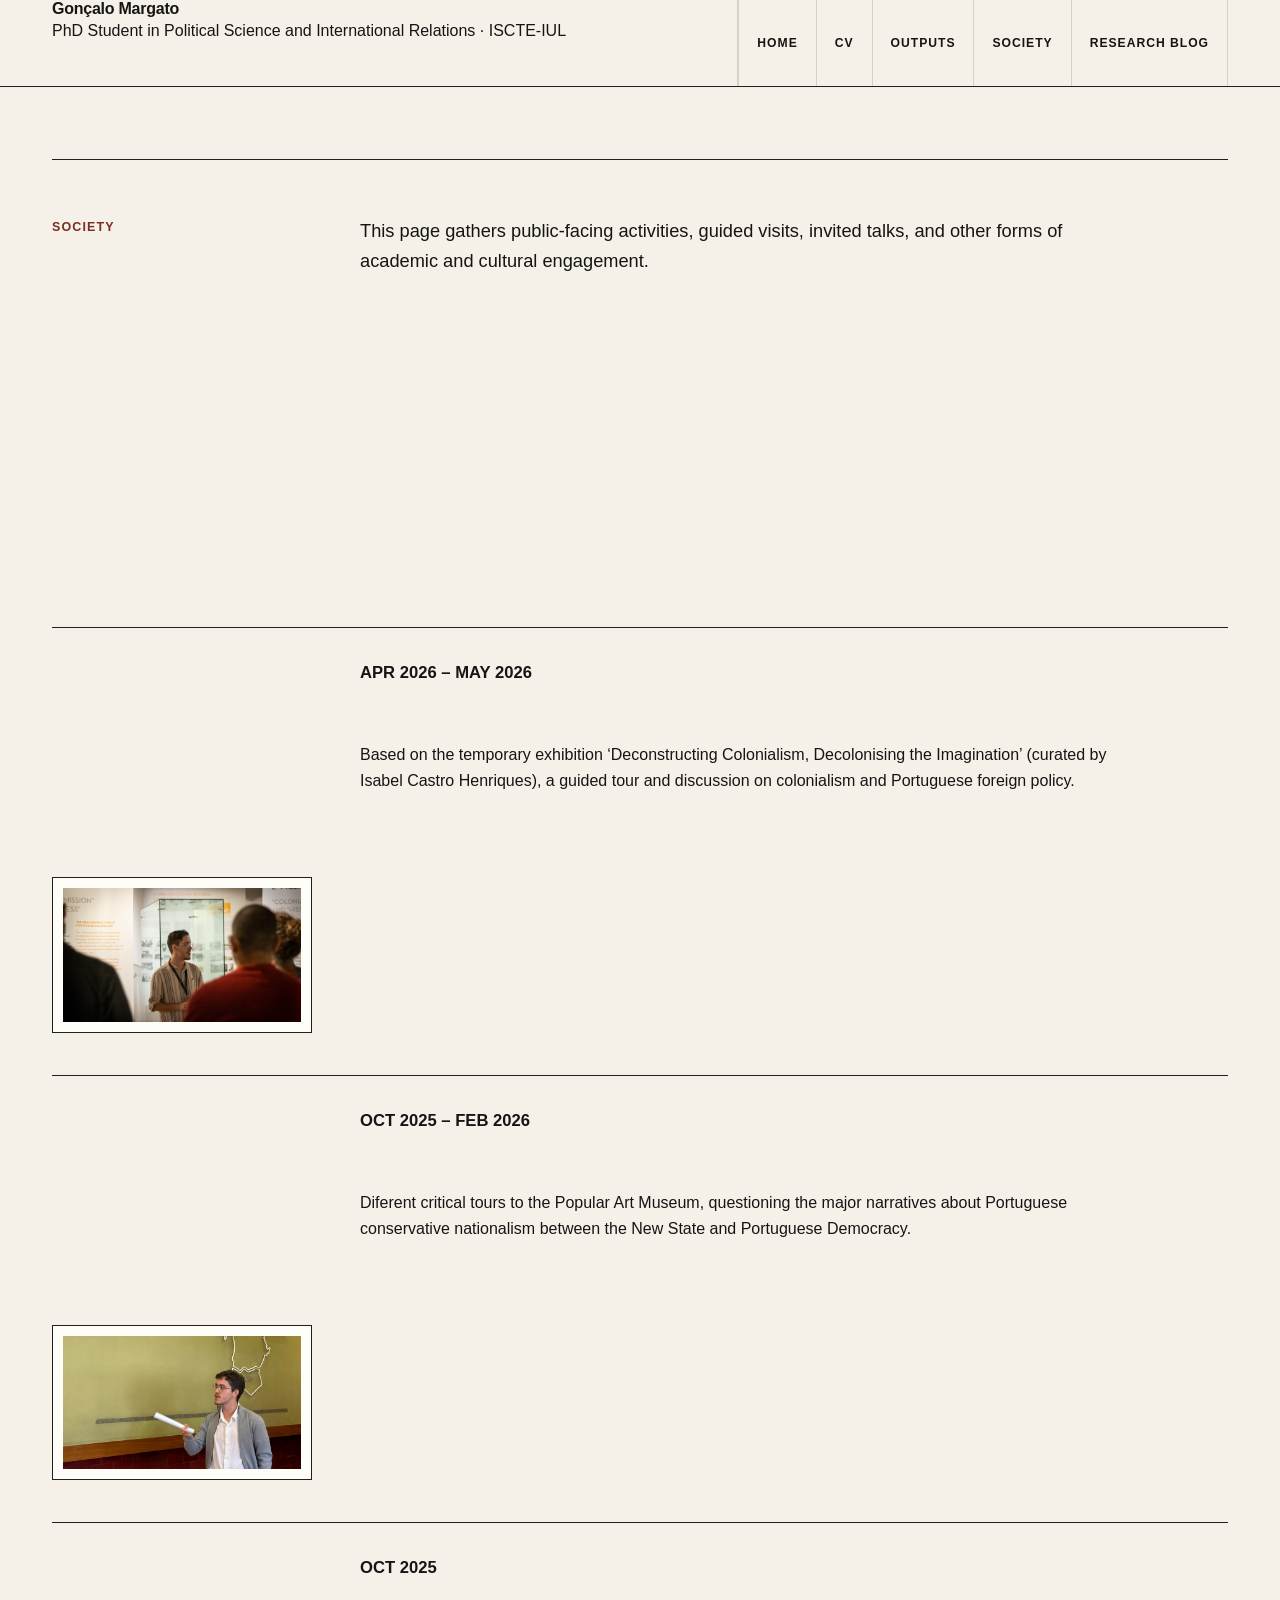
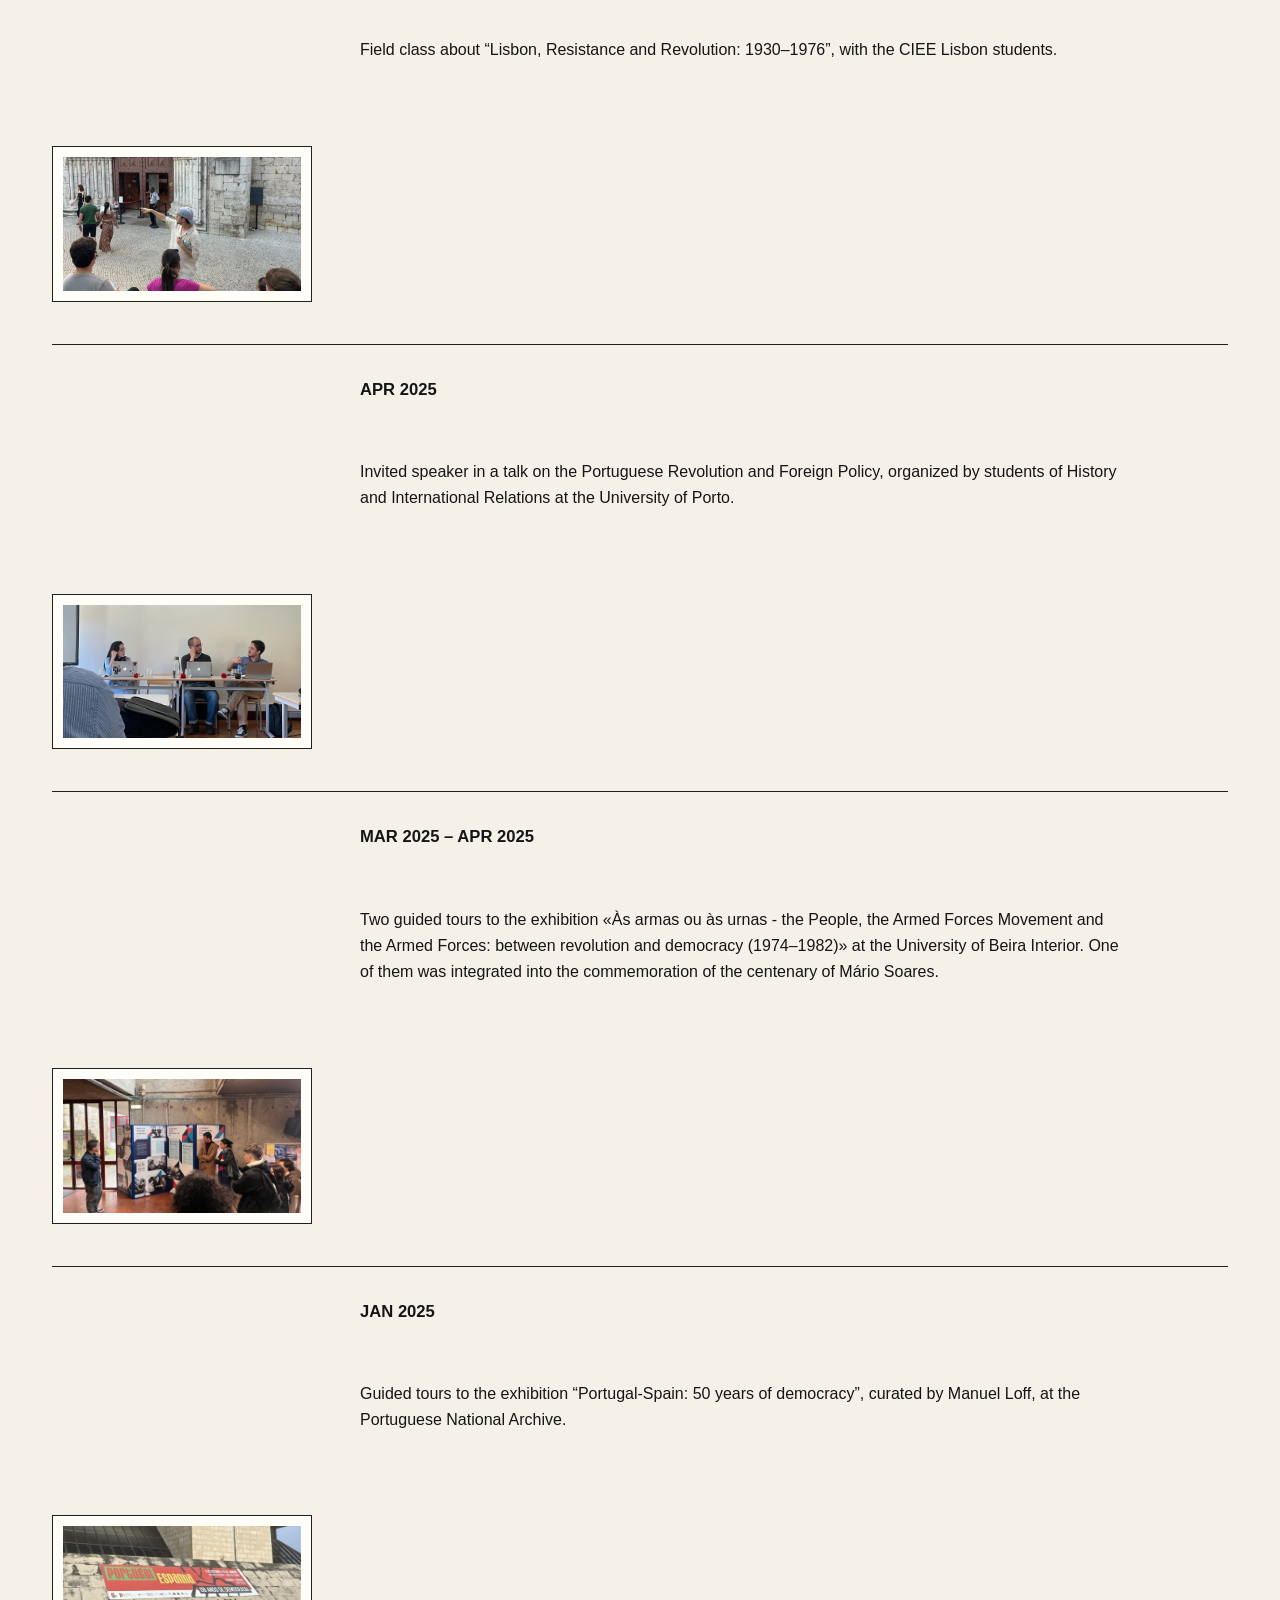
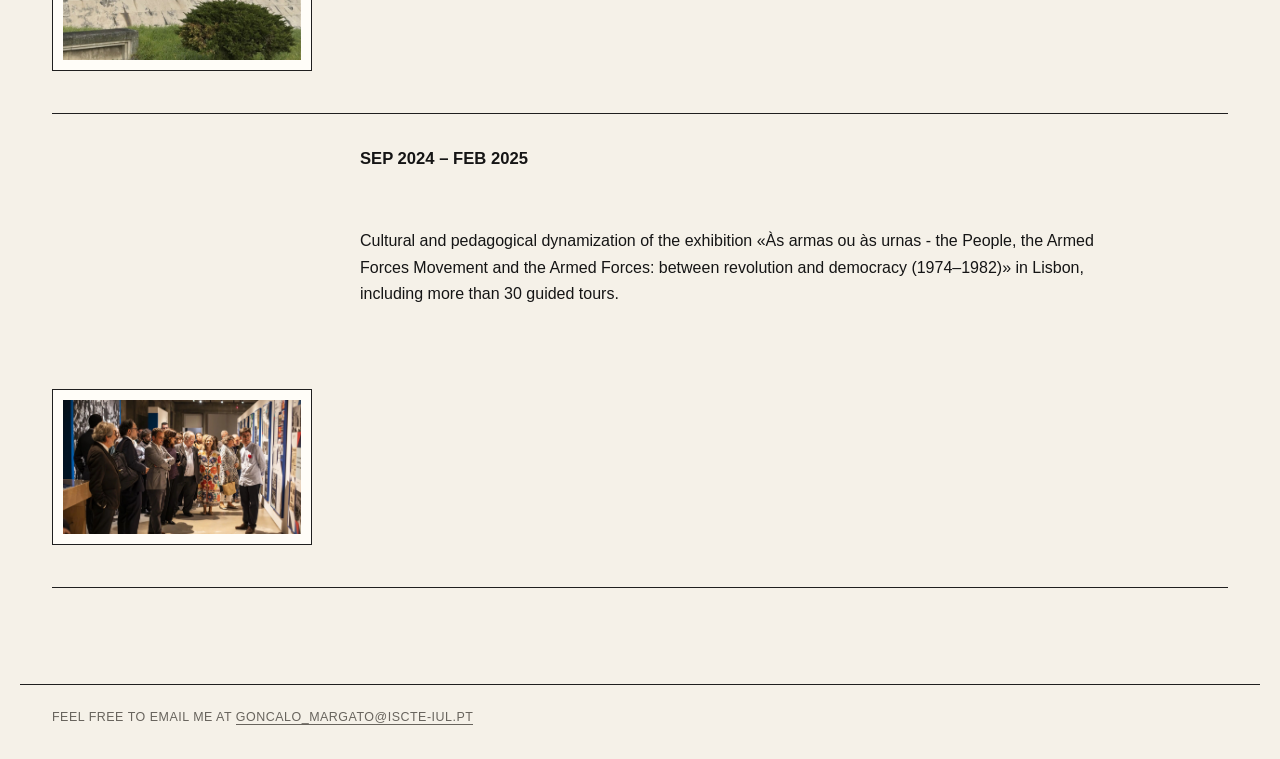
<file: society.html>
<!DOCTYPE html>
<html lang="en">
<head>
  <meta charset="UTF-8">
  <title>Society – Gonçalo Margato</title>
  <meta name="viewport" content="width=device-width, initial-scale=1">
  <link rel="stylesheet" href="style.css">
</head>
<body>
  <header class="site-header">
    <div class="header-inner">
      <div class="logo-block">
        <h1 class="site-title">Gonçalo Margato</h1>
        <p class="site-subtitle">PhD Student in Political Science and International Relations · ISCTE-IUL</p>
      </div>

      <nav class="site-nav">
        <a href="index.html">Home</a>
        <a href="cv.html">CV</a>
        <a href="outputs.html">Outputs</a>
        <a href="society.html">Society</a>
        <a href="blog.html">Research blog</a>
      </nav>
    </div>
  </header>

  <main class="page">
    <section class="content-section">
      <h2>Society</h2>
      <p>
        This page gathers public-facing activities, guided visits, invited talks, and other forms of academic and cultural engagement.
      </p>
    </section>
    
    <section class="content-section society-entry">
      <h3>APR 2026 – MAY 2026</h3>
      <p>
        Based on the temporary exhibition ‘Deconstructing Colonialism, Decolonising the Imagination’ (curated by Isabel Castro Henriques), a guided tour and discussion on colonialism and Portuguese foreign policy.
      </p>
      <img src="coloniality.jpg" alt="Critical tours at the MNE" class="society-image">
    </section>
    
    <section class="content-section society-entry">
      <h3>OCT 2025 – FEB 2026</h3>
      <p>
        Diferent critical tours to the Popular Art Museum, questioning the major narratives about Portuguese conservative nationalism between the New State and Portuguese Democracy.
      </p>
      <img src="image2.jpg" alt="Critical tours at the Popular Art Museum" class="society-image">
    </section>

    <section class="content-section society-entry">
      <h3>OCT 2025</h3>
      <p>
        Field class about “Lisbon, Resistance and Revolution: 1930–1976”, with the CIEE Lisbon students.
      </p>
      <img src="image3.jpg" alt="Field class with CIEE Lisbon students" class="society-image">
    </section>

    <section class="content-section society-entry">
      <h3>APR 2025</h3>
      <p>
        Invited speaker in a talk on the Portuguese Revolution and Foreign Policy, organized by students of History and International Relations at the University of Porto.
      </p>
      <img src="image4.jpg" alt="Talk on the Portuguese Revolution and Foreign Policy" class="society-image">
    </section>

    <section class="content-section society-entry">
      <h3>MAR 2025 – APR 2025</h3>
      <p>
        Two guided tours to the exhibition «Às armas ou às urnas - the People, the Armed Forces Movement and the Armed Forces: between revolution and democracy (1974–1982)» at the University of Beira Interior. One of them was integrated into the commemoration of the centenary of Mário Soares.
      </p>
      <img src="image5.jpg" alt="Guided tours at the exhibition on revolution and democracy" class="society-image">
    </section>

    <section class="content-section society-entry">
      <h3>JAN 2025</h3>
      <p>
        Guided tours to the exhibition “Portugal-Spain: 50 years of democracy”, curated by Manuel Loff, at the Portuguese National Archive.
        </p>
      <img src="image7.jpg" alt="Educational and cultural activities in the Lisbon exhibition" class="society-image">
    </section>

    <section class="content-section society-entry">
      <h3>SEP 2024 – FEB 2025</h3>
      <p>
        Cultural and pedagogical dynamization of the exhibition «Às armas ou às urnas - the People, the Armed Forces Movement and the Armed Forces: between revolution and democracy (1974–1982)» in Lisbon, including more than 30 guided tours.
      </p>
      <img src="image6.jpg" alt="Educational and cultural activities in the Lisbon exhibition" class="society-image">
    </section>
  </main>

  <footer class="site-footer">
    <p>
      Feel free to email me at
      <a href="mailto:Goncalo_Margato@iscte-iul.pt">Goncalo_Margato@iscte-iul.pt</a>
    </p>
  </footer>
</body>
</html>
</file>
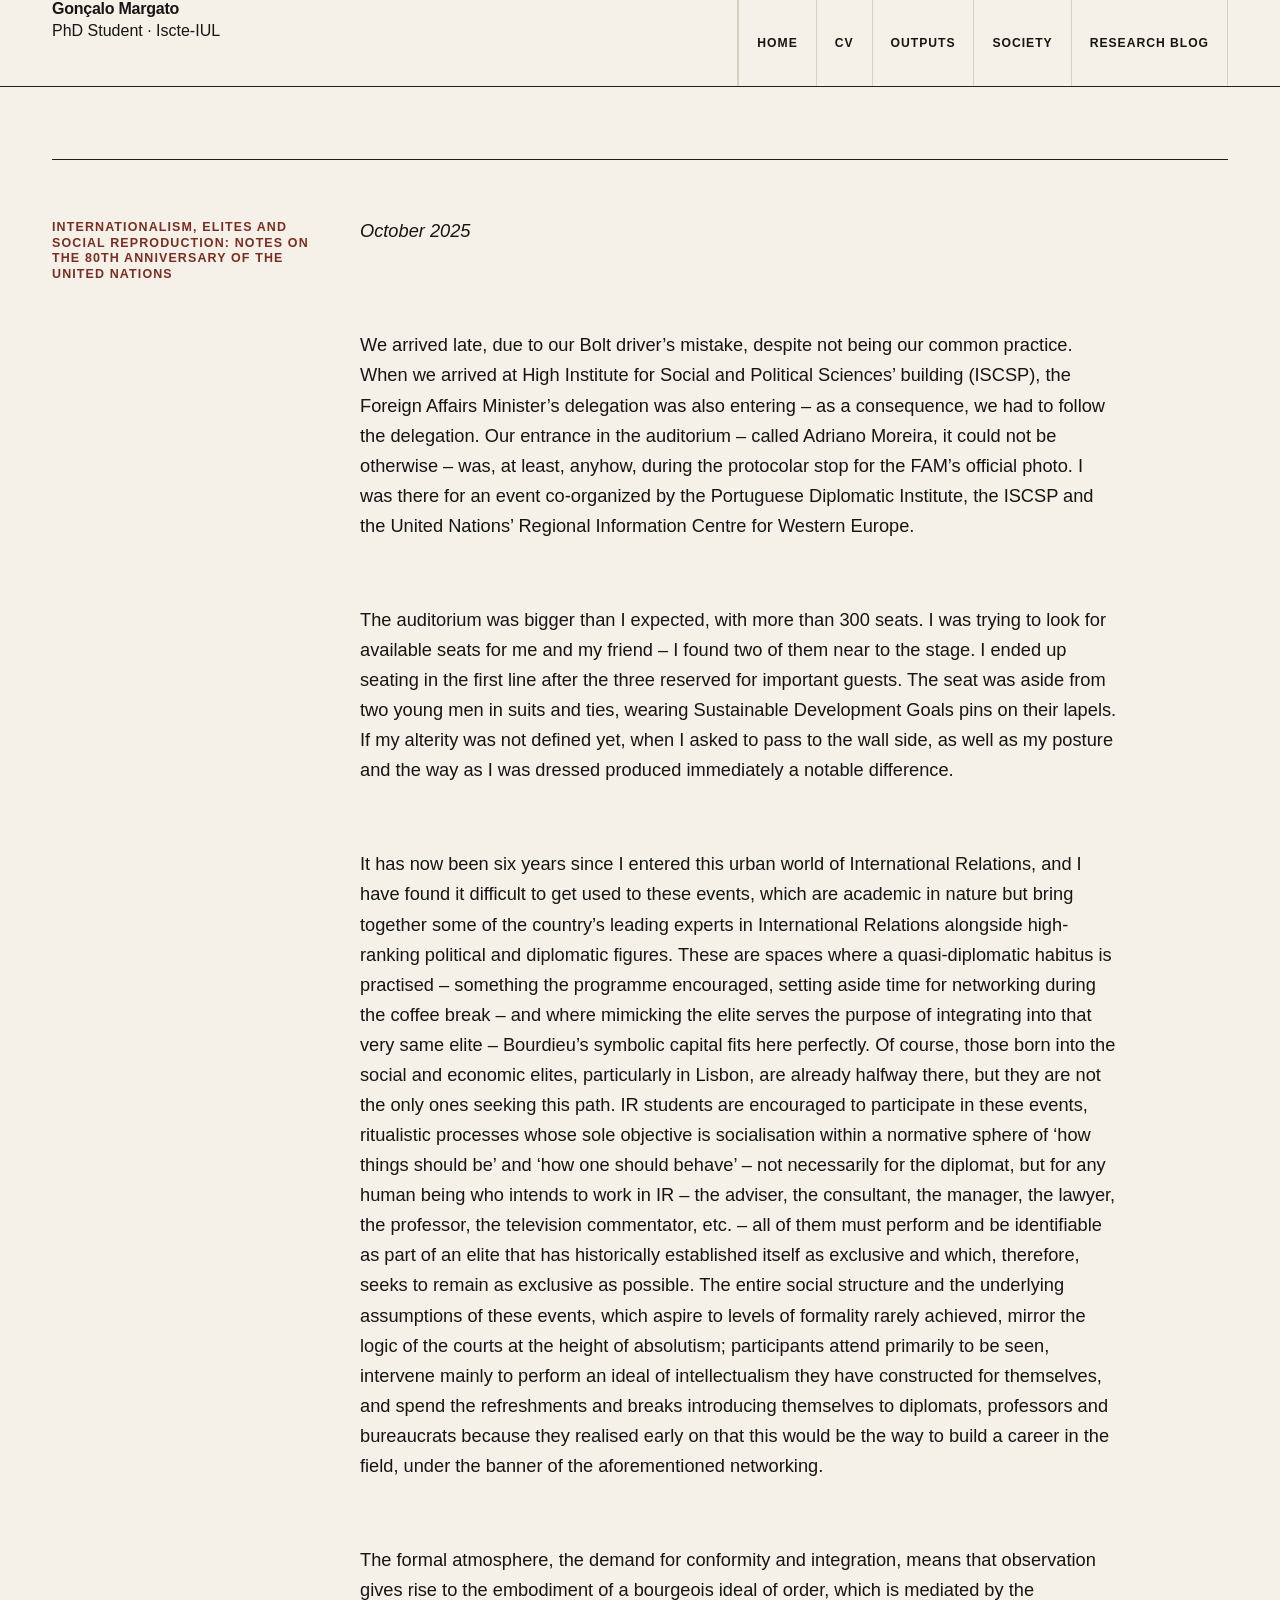
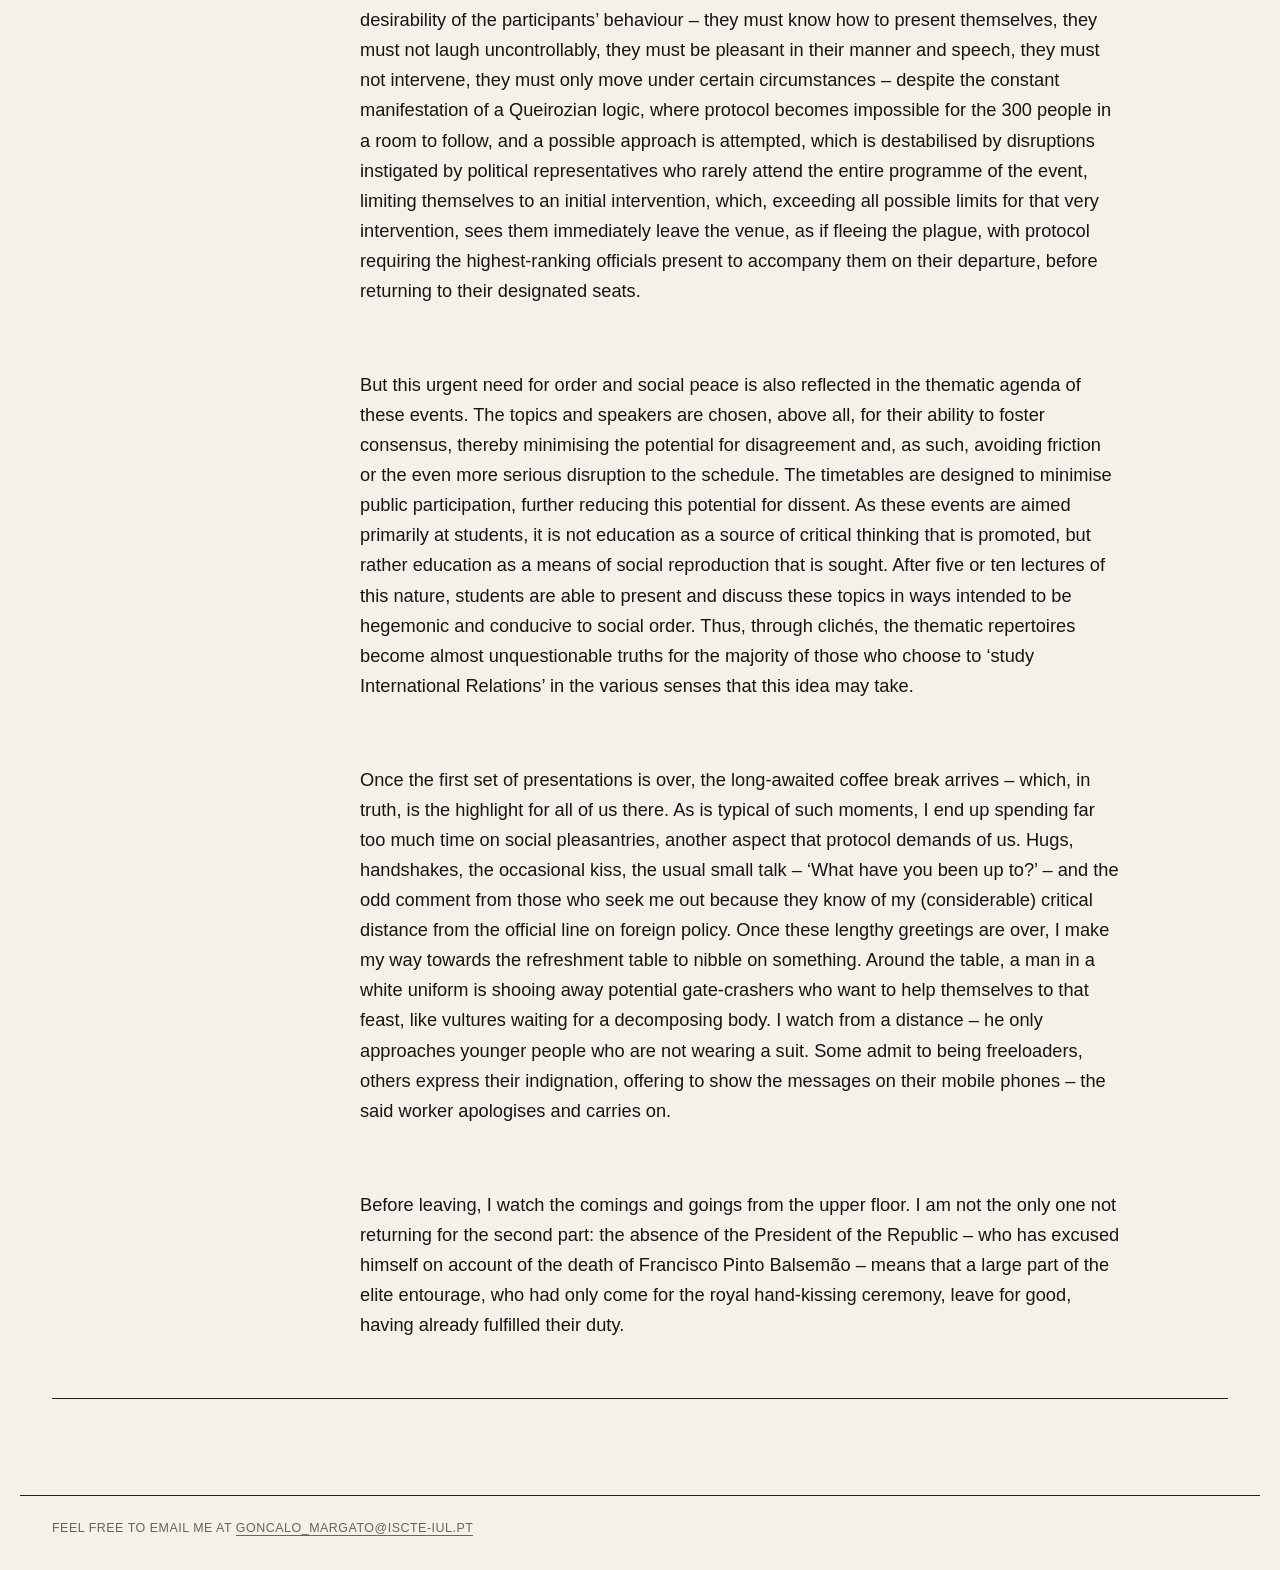
<file: posts/post-2.html>
<!DOCTYPE html>
<html lang="en">
<head>
  <meta charset="UTF-8">
  <title>Research blog – Post 2</title>
  <meta name="viewport" content="width=device-width, initial-scale=1">
  <link rel="stylesheet" href="../style.css">
</head>
<body>
  <header class="site-header">
    <div class="header-inner">
      <div class="logo-block">
        <h1 class="site-title">Gonçalo Margato</h1>
        <p class="site-subtitle">PhD Student · Iscte-IUL</p>
      </div>

      <nav class="site-nav">
        <a href="../index.html">Home</a>
        <a href="../cv.html">CV</a>
        <a href="../outputs.html">Outputs</a>
        <a href="../society.html">Society</a>
        <a href="../blog.html">Research blog</a>
      </nav>
    </div>
  </header>

  <main class="page">
    <section class="content-section">
      <h2>Internationalism, elites and social reproduction: notes on the 80th anniversary of the United Nations</h2>
      <p><em>October 2025</em></p>

      <p>
        We arrived late, due to our Bolt driver’s mistake, despite not being our common practice. When we arrived at High Institute for Social and Political Sciences’ building (ISCSP), the Foreign Affairs Minister’s delegation was also entering – as a consequence, we had to follow the delegation. Our entrance in the auditorium – called Adriano Moreira, it could not be otherwise – was, at least, anyhow, during the protocolar stop for the FAM’s official photo. I was there for an event co-organized by the Portuguese Diplomatic Institute, the ISCSP and the United Nations’ Regional Information Centre for Western Europe. 
      </p>

      <p>
        The auditorium was bigger than I expected, with more than 300 seats. I was trying to look for available seats for me and my friend – I found two of them near to the stage. I ended up seating in the first line after the three reserved for important guests. The seat was aside from two young men in suits and ties, wearing Sustainable Development Goals pins on their lapels. If my alterity was not defined yet, when I asked to pass to the wall side, as well as my posture and the way as I was dressed produced immediately a notable difference.
      </p>

      <p>
        It has now been six years since I entered this urban world of International Relations, and I have found it difficult to get used to these events, which are academic in nature but bring together some of the country’s leading experts in International Relations alongside high-ranking political and diplomatic figures. These are spaces where a quasi-diplomatic habitus is practised – something the programme encouraged, setting aside time for networking during the coffee break – and where mimicking the elite serves the purpose of integrating into that very same elite – Bourdieu’s symbolic capital fits here perfectly. Of course, those born into the social and economic elites, particularly in Lisbon, are already halfway there, but they are not the only ones seeking this path. IR students are encouraged to participate in these events, ritualistic processes whose sole objective is socialisation within a normative sphere of ‘how things should be’ and ‘how one should behave’ – not necessarily for the diplomat, but for any human being who intends to work in IR – the adviser, the consultant, the manager, the lawyer, the professor, the television commentator, etc. – all of them must perform and be identifiable as part of an elite that has historically established itself as exclusive and which, therefore, seeks to remain as exclusive as possible. The entire social structure and the underlying assumptions of these events, which aspire to levels of formality rarely achieved, mirror the logic of the courts at the height of absolutism; participants attend primarily to be seen, intervene mainly to perform an ideal of intellectualism they have constructed for themselves, and spend the refreshments and breaks introducing themselves to diplomats, professors and bureaucrats because they realised early on that this would be the way to build a career in the field, under the banner of the aforementioned networking.
      </p>
      <p>
        The formal atmosphere, the demand for conformity and integration, means that observation gives rise to the embodiment of a bourgeois ideal of order, which is mediated by the desirability of the participants’ behaviour – they must know how to present themselves, they must not laugh uncontrollably, they must be pleasant in their manner and speech, they must not intervene, they must only move under certain circumstances – despite the constant manifestation of a Queirozian logic, where protocol becomes impossible for the 300 people in a room to follow, and a possible approach is attempted, which is destabilised by disruptions instigated by political representatives who rarely attend the entire programme of the event, limiting themselves to an initial intervention, which, exceeding all possible limits for that very intervention, sees them immediately leave the venue, as if fleeing the plague, with protocol requiring the highest-ranking officials present to accompany them on their departure, before returning to their designated seats.
      </p>
      <p>
        But this urgent need for order and social peace is also reflected in the thematic agenda of these events. The topics and speakers are chosen, above all, for their ability to foster consensus, thereby minimising the potential for disagreement and, as such, avoiding friction or the even more serious disruption to the schedule. The timetables are designed to minimise public participation, further reducing this potential for dissent. As these events are aimed primarily at students, it is not education as a source of critical thinking that is promoted, but rather education as a means of social reproduction that is sought. After five or ten lectures of this nature, students are able to present and discuss these topics in ways intended to be hegemonic and conducive to social order. Thus, through clichés, the thematic repertoires become almost unquestionable truths for the majority of those who choose to ‘study International Relations’ in the various senses that this idea may take.
      </p>
      <p>
        Once the first set of presentations is over, the long-awaited coffee break arrives – which, in truth, is the highlight for all of us there. As is typical of such moments, I end up spending far too much time on social pleasantries, another aspect that protocol demands of us. Hugs, handshakes, the occasional kiss, the usual small talk – ‘What have you been up to?’ – and the odd comment from those who seek me out because they know of my (considerable) critical distance from the official line on foreign policy. Once these lengthy greetings are over, I make my way towards the refreshment table to nibble on something. Around the table, a man in a white uniform is shooing away potential gate-crashers who want to help themselves to that feast, like vultures waiting for a decomposing body. I watch from a distance – he only approaches younger people who are not wearing a suit. Some admit to being freeloaders, others express their indignation, offering to show the messages on their mobile phones – the said worker apologises and carries on. 
      </p>
      <p>
        Before leaving, I watch the comings and goings from the upper floor. I am not the only one not returning for the second part: the absence of the President of the Republic – who has excused himself on account of the death of Francisco Pinto Balsemão – means that a large part of the elite entourage, who had only come for the royal hand-kissing ceremony, leave for good, having already fulfilled their duty. 
      </p>

      
    </section>
  </main>

  <footer class="site-footer">
    <p>
      Feel free to email me at
      <a href="mailto:Goncalo_Margato@iscte-iul.pt">Goncalo_Margato@iscte-iul.pt</a>
    </p>
  </footer>
</body>
</html>
</file>
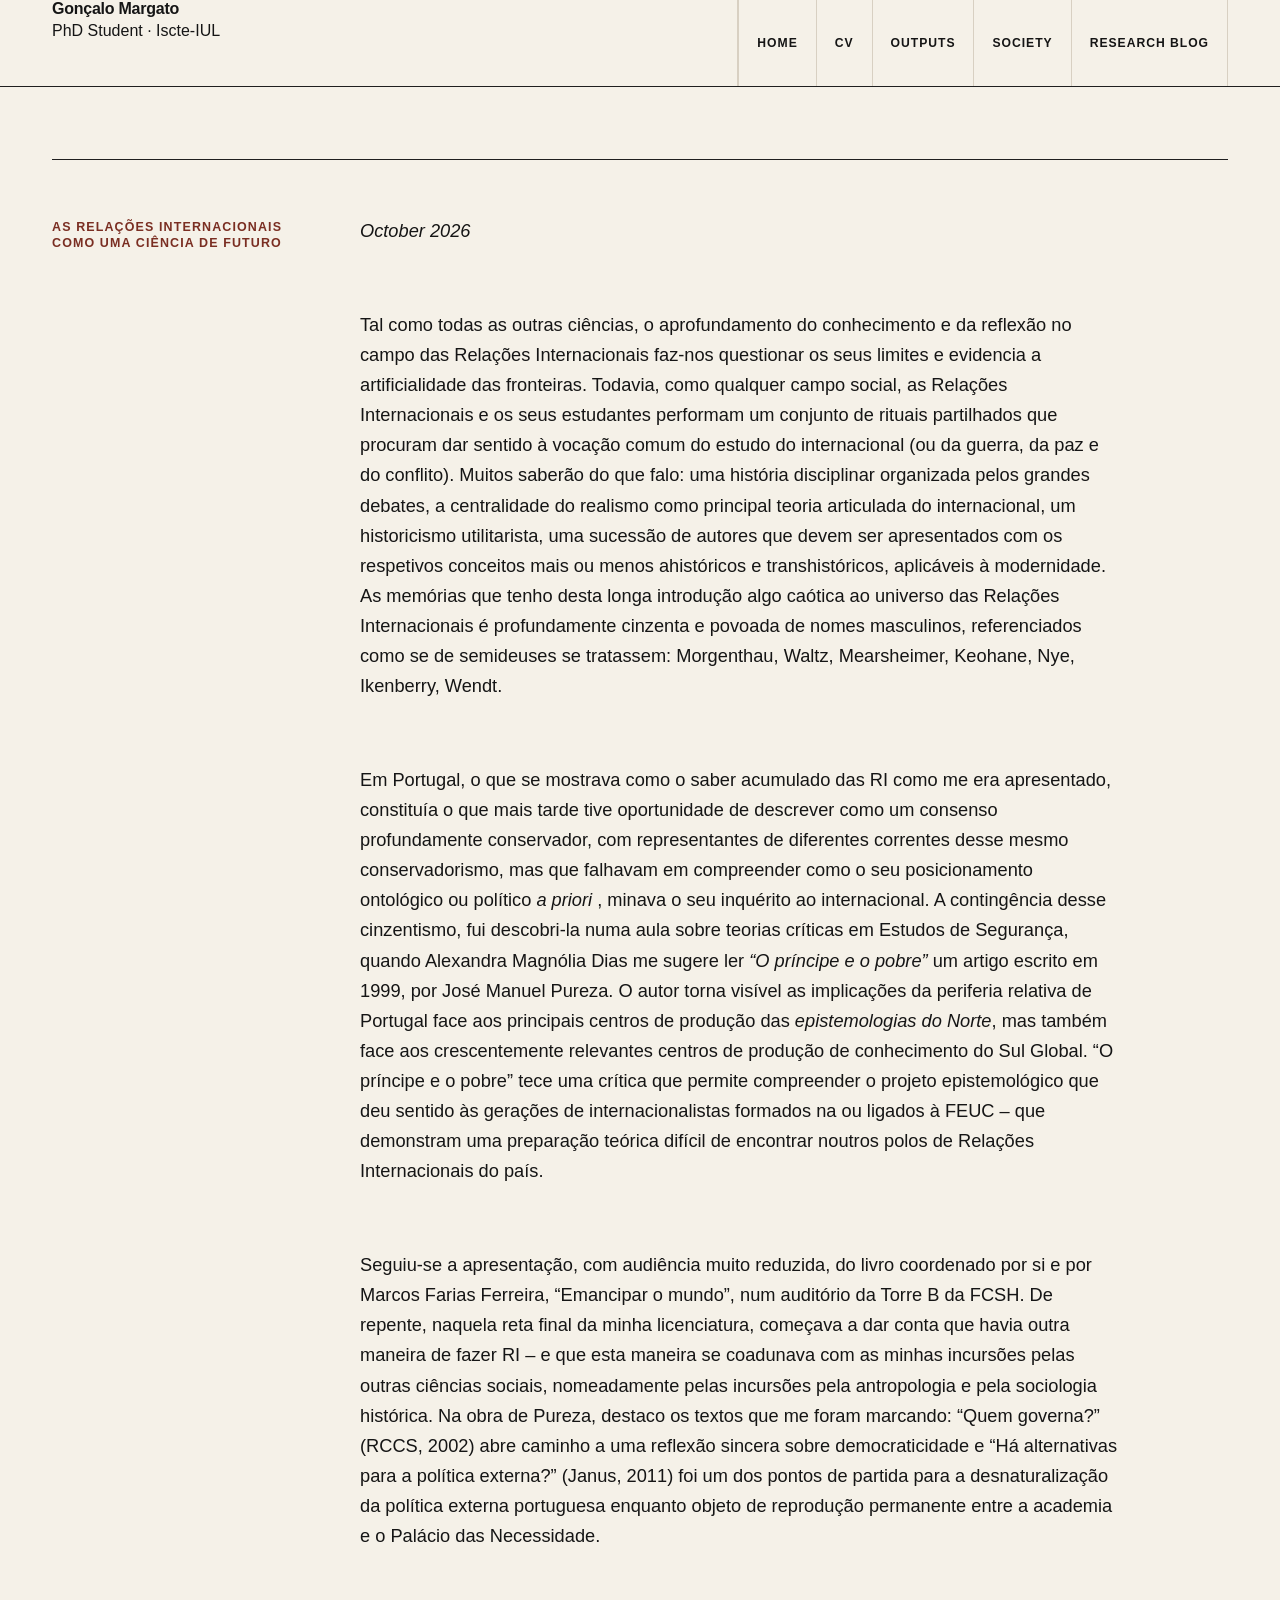
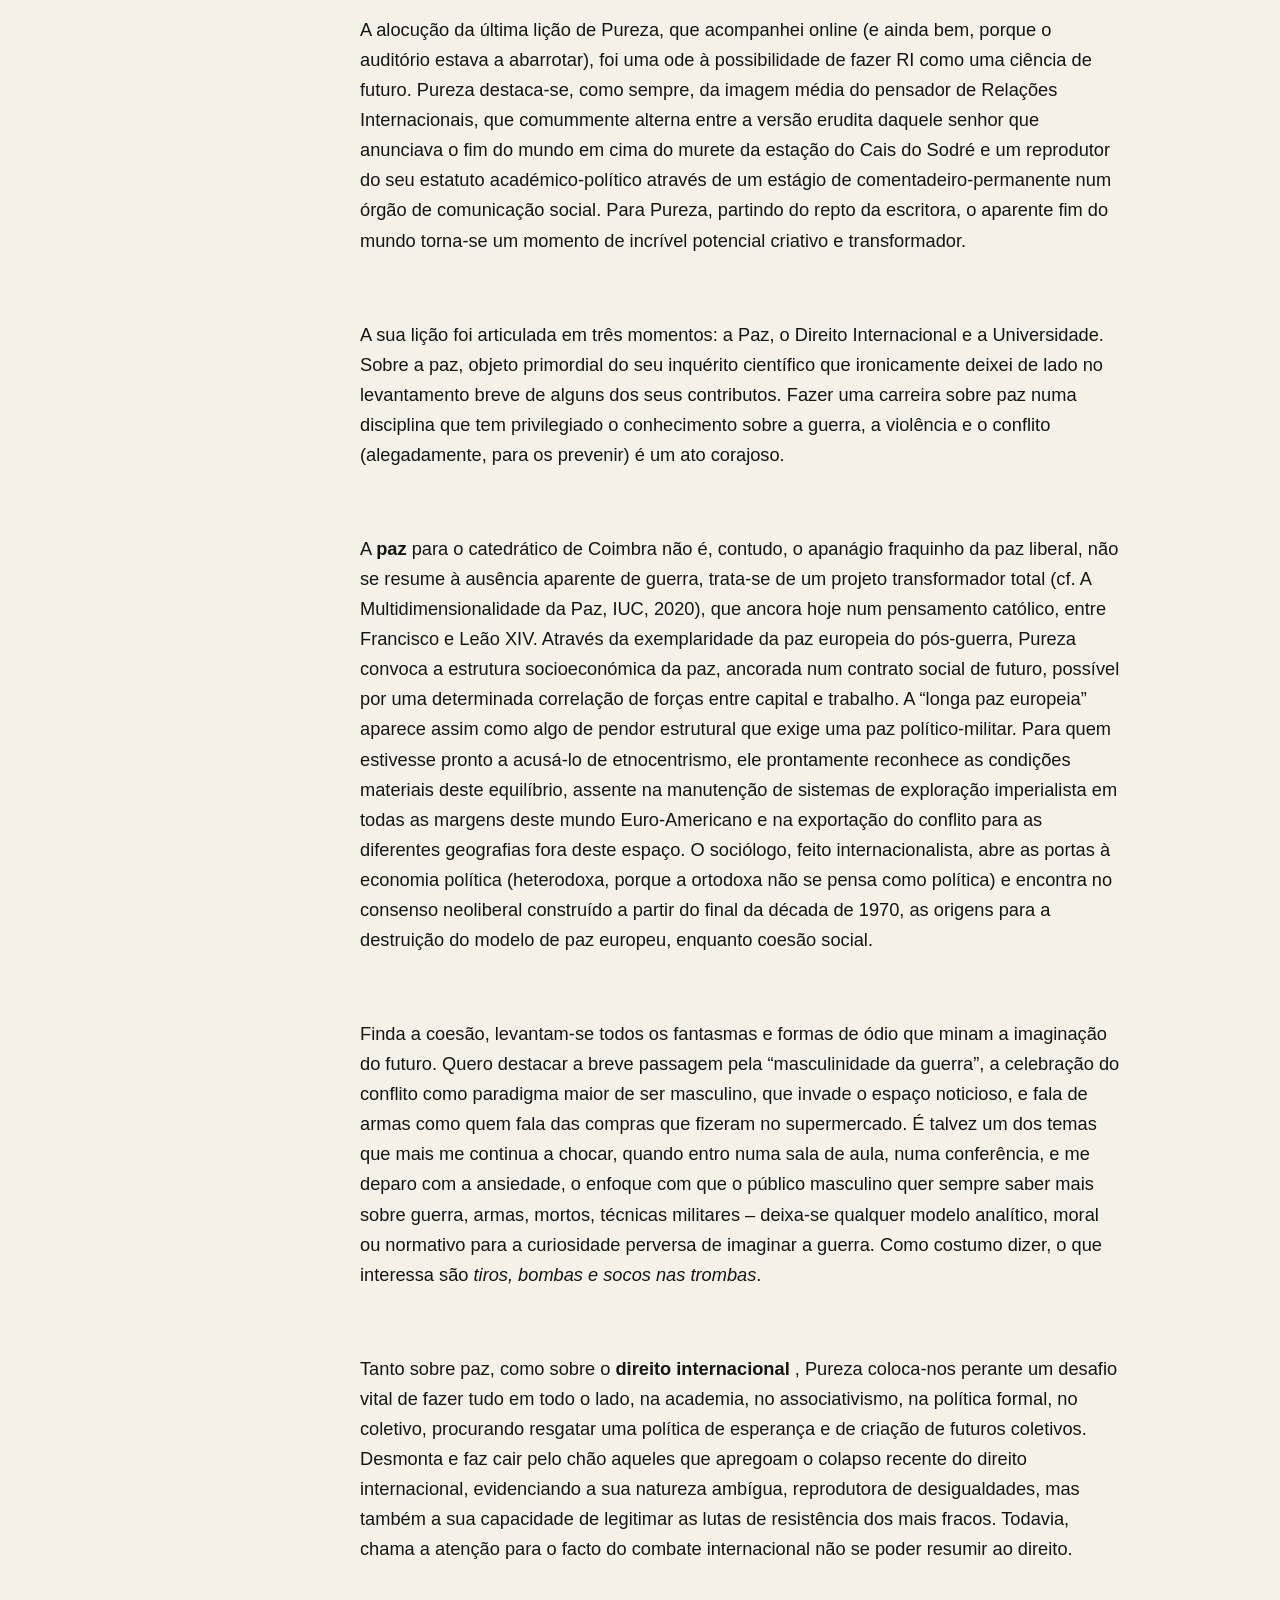
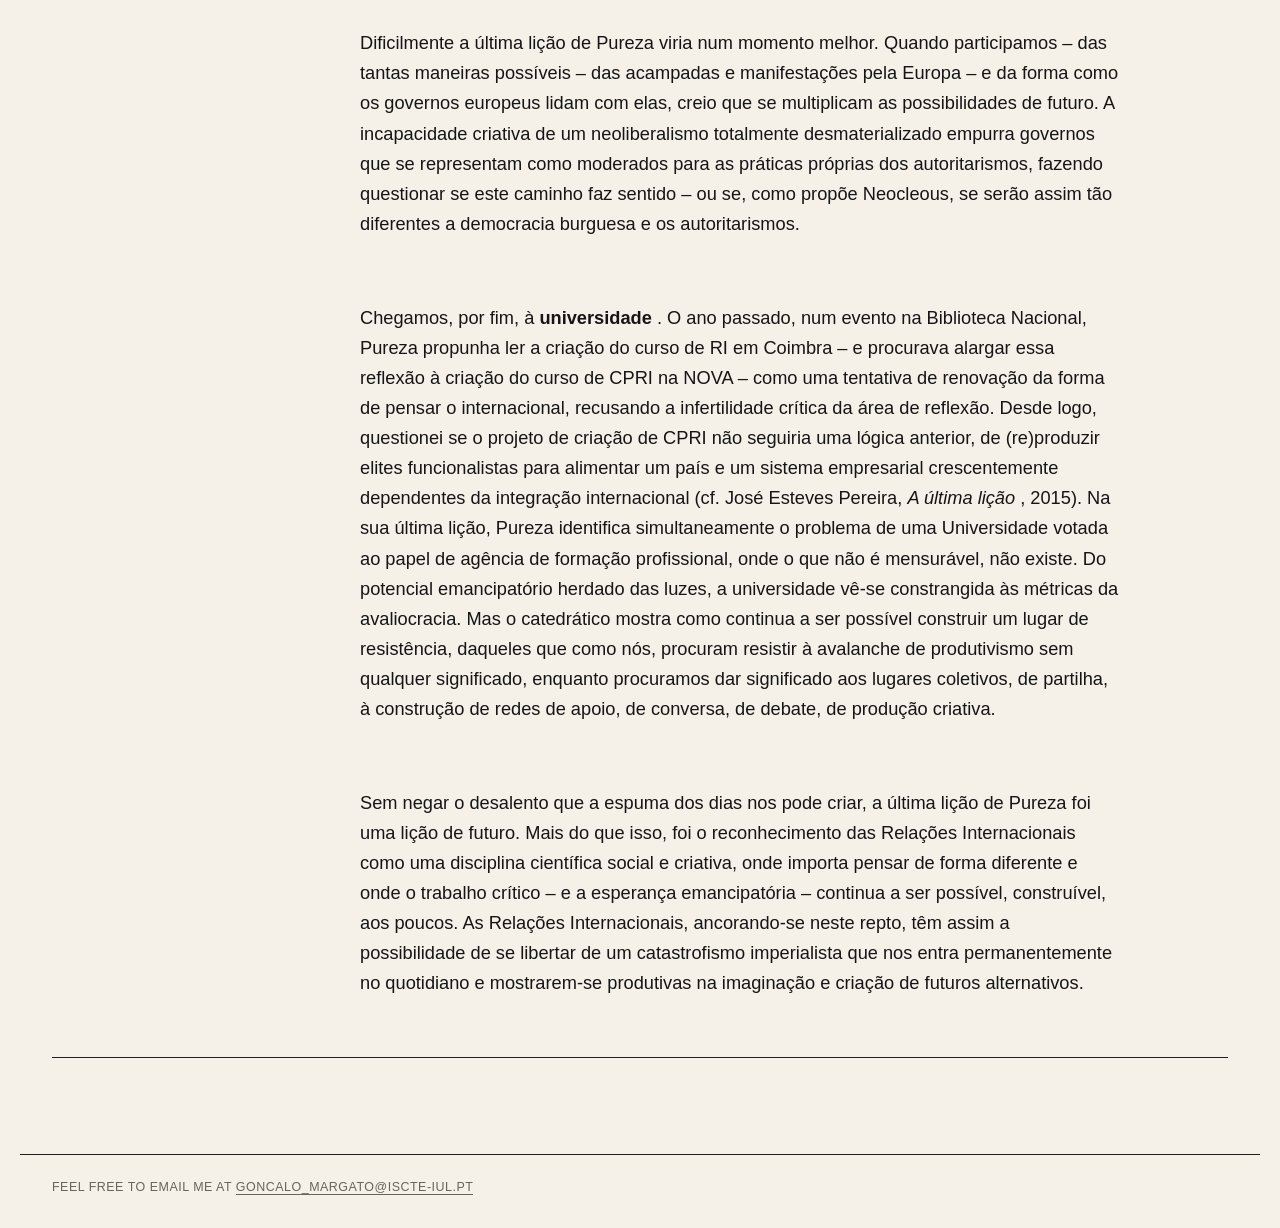
<file: posts/post-3.html>
<!DOCTYPE html>
<html lang="en">
<head>
  <meta charset="UTF-8">
  <title>Research blog – Post 2</title>
  <meta name="viewport" content="width=device-width, initial-scale=1">
  <link rel="stylesheet" href="../style.css">
</head>
<body>
  <header class="site-header">
    <div class="header-inner">
      <div class="logo-block">
        <h1 class="site-title">Gonçalo Margato</h1>
        <p class="site-subtitle">PhD Student · Iscte-IUL</p>
      </div>

      <nav class="site-nav">
        <a href="../index.html">Home</a>
        <a href="../cv.html">CV</a>
        <a href="../outputs.html">Outputs</a>
        <a href="../society.html">Society</a>
        <a href="../blog.html">Research blog</a>
      </nav>
    </div>
  </header>

  <main class="page">
    <section class="content-section">
      <h2>As Relações Internacionais como uma ciência de futuro</h2>
      <p><em>October 2026</em></p>

<p> Tal como todas as outras ciências, o aprofundamento do conhecimento e da reflexão no campo das Relações Internacionais faz-nos questionar os seus limites e evidencia a artificialidade das fronteiras. Todavia, como qualquer campo social, as Relações Internacionais e os seus estudantes performam um conjunto de rituais partilhados que procuram dar sentido à vocação comum do estudo do internacional (ou da guerra, da paz e do conflito). Muitos saberão do que falo: uma história disciplinar organizada pelos grandes debates, a centralidade do realismo como principal teoria articulada do internacional, um historicismo utilitarista, uma sucessão de autores que devem ser apresentados com os respetivos conceitos mais ou menos ahistóricos e transhistóricos, aplicáveis à modernidade. As memórias que tenho desta longa introdução algo caótica ao universo das Relações Internacionais é profundamente cinzenta e povoada de nomes masculinos, referenciados como se de semideuses se tratassem: Morgenthau, Waltz, Mearsheimer, Keohane, Nye, Ikenberry, Wendt. </p>
<p> Em Portugal, o que se mostrava como o saber acumulado das RI como me era apresentado, constituía o que mais tarde tive oportunidade de descrever como um consenso profundamente conservador, com representantes de diferentes correntes desse mesmo conservadorismo, mas que falhavam em compreender como o seu posicionamento ontológico ou político <em> a priori </em>, minava o seu inquérito ao internacional. A contingência desse cinzentismo, fui descobri-la numa aula sobre teorias críticas em Estudos de Segurança, quando Alexandra Magnólia Dias me sugere ler <em> “O príncipe e o pobre” </em> um artigo escrito em 1999, por José Manuel Pureza. O autor torna visível as implicações da periferia relativa de Portugal face aos principais centros de produção das <em>epistemologias do Norte</em>, mas também face aos crescentemente relevantes centros de produção de conhecimento do Sul Global. “O príncipe e o pobre” tece uma crítica que permite compreender o projeto epistemológico que deu sentido às gerações de internacionalistas formados na ou ligados à FEUC – que demonstram uma preparação teórica difícil de encontrar noutros polos de Relações Internacionais do país. </p>
<p> Seguiu-se a apresentação, com audiência muito reduzida, do livro coordenado por si e por Marcos Farias Ferreira, “Emancipar o mundo”, num auditório da Torre B da FCSH. De repente, naquela reta final da minha licenciatura, começava a dar conta que havia outra maneira de fazer RI – e que esta maneira se coadunava com as minhas incursões pelas outras ciências sociais, nomeadamente pelas incursões pela antropologia e pela sociologia histórica. Na obra de Pureza, destaco os textos que me foram marcando: “Quem governa?” (RCCS, 2002) abre caminho a uma reflexão sincera sobre democraticidade e “Há alternativas para a política externa?” (Janus, 2011) foi um dos pontos de partida para a desnaturalização da política externa portuguesa enquanto objeto de reprodução permanente entre a academia e o Palácio das Necessidade. </p>
<p> A alocução da última lição de Pureza, que acompanhei online (e ainda bem, porque o auditório estava a abarrotar), foi uma ode à possibilidade de fazer RI como uma ciência de futuro. Pureza destaca-se, como sempre, da imagem média do pensador de Relações Internacionais, que comummente alterna entre a versão erudita daquele senhor que anunciava o fim do mundo em cima do murete da estação do Cais do Sodré e um reprodutor do seu estatuto académico-político através de um estágio de comentadeiro-permanente num órgão de comunicação social. Para Pureza, partindo do repto da escritora, o aparente fim do mundo torna-se um momento de incrível potencial criativo e transformador. </p>
<p> A sua lição foi articulada em três momentos: a Paz, o Direito Internacional e a Universidade. Sobre a paz, objeto primordial do seu inquérito científico que ironicamente deixei de lado no levantamento breve de alguns dos seus contributos. Fazer uma carreira sobre paz numa disciplina que tem privilegiado o conhecimento sobre a guerra, a violência e o conflito (alegadamente, para os prevenir) é um ato corajoso. </p>
<p> A <strong> paz </strong> para o catedrático de Coimbra não é, contudo, o apanágio fraquinho da paz liberal, não se resume à ausência aparente de guerra, trata-se de um projeto transformador total (cf. A Multidimensionalidade da Paz, IUC, 2020), que ancora hoje num pensamento católico, entre Francisco e Leão XIV. Através da exemplaridade da paz europeia do pós-guerra, Pureza convoca a estrutura socioeconómica da paz, ancorada num contrato social de futuro, possível por uma determinada correlação de forças entre capital e trabalho. A “longa paz europeia” aparece assim como algo de pendor estrutural que exige uma paz político-militar. Para quem estivesse pronto a acusá-lo de etnocentrismo, ele prontamente reconhece as condições materiais deste equilíbrio, assente na manutenção de sistemas de exploração imperialista em todas as margens deste mundo Euro-Americano e na exportação do conflito para as diferentes geografias fora deste espaço. O sociólogo, feito internacionalista, abre as portas à economia política (heterodoxa, porque a ortodoxa não se pensa como política) e encontra no consenso neoliberal construído a partir do final da década de 1970, as origens para a destruição do modelo de paz europeu, enquanto coesão social. </p>
<p> Finda a coesão, levantam-se todos os fantasmas e formas de ódio que minam a imaginação do futuro. Quero destacar a breve passagem pela “masculinidade da guerra”, a celebração do conflito como paradigma maior de ser masculino, que invade o espaço noticioso, e fala de armas como quem fala das compras que fizeram no supermercado. É talvez um dos temas que mais me continua a chocar, quando entro numa sala de aula, numa conferência, e me deparo com a ansiedade, o enfoque com que o público masculino quer sempre saber mais sobre guerra, armas, mortos, técnicas militares – deixa-se qualquer modelo analítico, moral ou normativo para a curiosidade perversa de imaginar a guerra. Como costumo dizer, o que interessa são <em>tiros, bombas e socos nas trombas</em>. </p>
<p> Tanto sobre paz, como sobre o <strong> direito internacional </strong>, Pureza coloca-nos perante um desafio vital de fazer tudo em todo o lado, na academia, no associativismo, na política formal, no coletivo, procurando resgatar uma política de esperança e de criação de futuros coletivos. Desmonta e faz cair pelo chão aqueles que apregoam o colapso recente do direito internacional, evidenciando a sua natureza ambígua, reprodutora de desigualdades, mas também a sua capacidade de legitimar as lutas de resistência dos mais fracos. Todavia, chama a atenção para o facto do combate internacional não se poder resumir ao direito. </p>
<p> Dificilmente a última lição de Pureza viria num momento melhor. Quando participamos – das tantas maneiras possíveis – das acampadas e manifestações pela Europa – e da forma como os governos europeus lidam com elas, creio que se multiplicam as possibilidades de futuro. A incapacidade criativa de um neoliberalismo totalmente desmaterializado empurra governos que se representam como moderados para as práticas próprias dos autoritarismos, fazendo questionar se este caminho faz sentido – ou se, como propõe Neocleous, se serão assim tão diferentes a democracia burguesa e os autoritarismos. </p>
<p> Chegamos, por fim, à <strong> universidade </strong>. O ano passado, num evento na Biblioteca Nacional, Pureza propunha ler a criação do curso de RI em Coimbra – e procurava alargar essa reflexão à criação do curso de CPRI na NOVA – como uma tentativa de renovação da forma de pensar o internacional, recusando a infertilidade crítica da área de reflexão. Desde logo, questionei se o projeto de criação de CPRI não seguiria uma lógica anterior, de (re)produzir elites funcionalistas para alimentar um país e um sistema empresarial crescentemente dependentes da integração internacional (cf. José Esteves Pereira, <em> A última lição </em>, 2015). Na sua última lição, Pureza identifica simultaneamente o problema de uma Universidade votada ao papel de agência de formação profissional, onde o que não é mensurável, não existe. Do potencial emancipatório herdado das luzes, a universidade vê-se constrangida às métricas da avaliocracia. Mas o catedrático mostra como continua a ser possível construir um lugar de resistência, daqueles que como nós, procuram resistir à avalanche de produtivismo sem qualquer significado, enquanto procuramos dar significado aos lugares coletivos, de partilha, à construção de redes de apoio, de conversa, de debate, de produção criativa. </p>
<p> Sem negar o desalento que a espuma dos dias nos pode criar, a última lição de Pureza foi uma lição de futuro. Mais do que isso, foi o reconhecimento das Relações Internacionais como uma disciplina científica social e criativa, onde importa pensar de forma diferente e onde o trabalho crítico – e a esperança emancipatória – continua a ser possível, construível, aos poucos. As Relações Internacionais, ancorando-se neste repto, têm assim a possibilidade de se libertar de um catastrofismo imperialista que nos entra permanentemente no quotidiano e mostrarem-se produtivas na imaginação e criação de futuros alternativos. </p>
    </section>
  </main>

  <footer class="site-footer">
    <p>
      Feel free to email me at
      <a href="mailto:Goncalo_Margato@iscte-iul.pt">Goncalo_Margato@iscte-iul.pt</a>
    </p>
  </footer>
</body>
</html>
</file>
<file: style.css>
/* =========================
   Sistema visual institucional
   inspirado em grelhas museológicas/editoriais
   ========================= */

:root {
  --bg: #f5f1e8;
  --bg-soft: #fbf8f1;
  --paper: #fffdf8;
  --text: #151515;
  --muted: #68645d;
  --line: #d8d0c2;
  --line-dark: #1f1f1f;
  --accent: #7a2e22;

  --max-width: 1240px;
  --content-width: 760px;

  --font-sans: -apple-system, BlinkMacSystemFont, "Segoe UI", Roboto, Helvetica, Arial, sans-serif;
  --font-serif: Georgia, "Times New Roman", serif;
}


/* =========================
   Reset
   ========================= */

* {
  margin: 0;
  padding: 0;
  box-sizing: border-box;
}

html {
  scroll-behavior: smooth;
}

body {
  font-family: var(--font-sans);
  background: var(--bg);
  color: var(--text);
  line-height: 1.65;
  font-size: 16px;
}

img {
  max-width: 100%;
  height: auto;
  display: block;
}


/* =========================
   Links
   ========================= */

a {
  color: inherit;
  text-decoration: none;
  border-bottom: 1px solid currentColor;
  text-underline-offset: 3px;
}

a:hover,
a:focus {
  color: var(--accent);
}


/* =========================
   Cabeçalho
   ========================= */

.site-header {
  position: sticky;
  top: 0;
  z-index: 50;
  background: var(--bg);
  border-bottom: 1px solid var(--line-dark);
}

.header-inner {
  max-width: var(--max-width);
  margin: 0 auto;
  min-height: 86px;
  padding: 0 32px;

  display: grid;
  grid-template-columns: minmax(220px, 1fr) auto;
  align-items: stretch;
  gap: 32px;
}

.site-title,
.header-inner h1,
.header-inner h2 {
  display: flex;
  align-items: center;

  font-size: 1rem;
  line-height: 1.15;
  font-weight: 600;
  letter-spacing: -0.015em;
  color: var(--text);
}

.site-title a,
.header-inner h1 a,
.header-inner h2 a {
  border-bottom: 0;
  color: inherit;
}

.site-nav {
  display: flex;
  align-items: stretch;
  justify-content: flex-end;
  border-left: 1px solid var(--line);
}

.site-nav a {
  display: flex;
  align-items: center;

  padding: 0 18px;
  border-bottom: 0;
  border-right: 1px solid var(--line);

  font-size: 0.76rem;
  line-height: 1;
  font-weight: 600;
  letter-spacing: 0.08em;
  text-transform: uppercase;
  color: var(--text);
}

.site-nav a:first-child {
  border-left: 1px solid var(--line);
}

.site-nav a:hover,
.site-nav a:focus,
.site-nav a.active,
.site-nav a[aria-current="page"] {
  background: var(--text);
  color: var(--bg);
}


/* =========================
   Estrutura principal
   ========================= */

.page {
  max-width: var(--max-width);
  margin: 0 auto;
  padding: 72px 32px 96px;
}

/*
  Cada secção passa a funcionar como uma grelha:
  título à esquerda, conteúdo à direita.
*/

.content-section {
  display: grid;
  grid-template-columns: 260px minmax(0, var(--content-width));
  gap: 48px;

  padding: 34px 0 42px;
  border-top: 1px solid var(--line-dark);
}

.content-section:last-child {
  border-bottom: 1px solid var(--line-dark);
}

.content-section h1 {
  grid-column: 1 / -1;

  max-width: 960px;
  margin-bottom: 16px;

  font-family: var(--font-serif);
  font-size: clamp(2.6rem, 7vw, 6.4rem);
  line-height: 0.95;
  font-weight: 400;
  letter-spacing: -0.07em;
}

.content-section h2 {
  grid-column: 1;

  font-size: 0.78rem;
  line-height: 1.25;
  font-weight: 700;
  letter-spacing: 0.09em;
  text-transform: uppercase;

  color: var(--text);
  padding-top: 4px;
}

.content-section h3,
.content-section p,
.content-section ul,
.content-section ol,
.content-section figure,
.content-section .skills-grid,
.content-section .profile-image {
  grid-column: 2;
}

.content-section h3 {
  margin: 0 0 0.6rem;
  font-size: 1.04rem;
  line-height: 1.35;
  font-weight: 650;
}

.content-section p {
  max-width: var(--content-width);
  margin-bottom: 1rem;
  font-size: 1rem;
  color: var(--text);
}

.content-section ul,
.content-section ol {
  max-width: var(--content-width);
  padding-left: 1.15rem;
  margin-bottom: 1rem;
}

.content-section li {
  margin-bottom: 0.55rem;
  padding-left: 0.15rem;
}

.content-section strong {
  font-weight: 680;
}

.content-section em {
  font-style: italic;
}

.content-section p,
.content-section li {
  text-align: left;
}


/* =========================
   Primeira secção / apresentação
   ========================= */

.content-section:first-child {
  min-height: 52vh;
  align-items: start;
  padding-top: 56px;
}

.content-section:first-child h2 {
  color: var(--accent);
}

.content-section:first-child p {
  font-size: 1.14rem;
  line-height: 1.65;
}

.profile-image {
  max-width: 360px;
  margin: 8px 0 20px;
  border: 1px solid var(--line-dark);
  background: var(--paper);
  padding: 10px;
}


/* =========================
   Blocos e entradas académicas
   ========================= */

.card-list {
  grid-column: 2;
  display: grid;
  gap: 0;
  border-top: 1px solid var(--line);
}

.card {
  padding: 18px 0;
  border-bottom: 1px solid var(--line);
  background: transparent;
}

.card h3 {
  margin-bottom: 0.4rem;
}

.card p:last-child {
  margin-bottom: 0;
}

.meta,
.blog-meta {
  display: block;
  margin-bottom: 0.45rem;

  font-size: 0.78rem;
  line-height: 1.35;
  letter-spacing: 0.04em;
  text-transform: uppercase;
  color: var(--muted);
}


/* =========================
   Blog
   ========================= */

.blog-list {
  max-width: var(--max-width);
  margin: 0 auto;
  padding: 72px 32px 96px;
}

.blog-post {
  display: grid;
  grid-template-columns: 260px minmax(0, var(--content-width));
  gap: 48px;

  padding: 28px 0 34px;
  border-top: 1px solid var(--line-dark);
}

.blog-post:last-child {
  border-bottom: 1px solid var(--line-dark);
}

.blog-title {
  grid-column: 2;

  font-size: 1.25rem;
  line-height: 1.3;
  font-weight: 650;
  letter-spacing: -0.02em;
  margin-bottom: 0.35rem;
}

.blog-title a {
  border-bottom: 0;
}

.blog-title a:hover,
.blog-title a:focus {
  color: var(--accent);
}

.blog-meta {
  grid-column: 1;
  grid-row: 1 / span 2;
  padding-top: 0.15rem;
}

.blog-excerpt {
  grid-column: 2;
  max-width: var(--content-width);
  color: var(--text);
}


/* =========================
   Imagens
   ========================= */

.society-entry h3 {
  margin-bottom: 0.6rem;
}

.society-image {
  width: 100%;
  max-width: var(--content-width);
  margin-top: 18px;
  border: 1px solid var(--line-dark);
  background: var(--paper);
  padding: 10px;
}


/* =========================
   Skills
   ========================= */

.skills-grid {
  display: grid;
  grid-template-columns: repeat(2, minmax(0, 1fr));
  gap: 36px;
  margin-top: 8px;
}

.skills-column {
  border-top: 1px solid var(--line);
  padding-top: 16px;
}

.skills-column h3 {
  margin-top: 0;
  font-size: 0.82rem;
  text-transform: uppercase;
  letter-spacing: 0.08em;
}

.skills-column ul {
  margin-bottom: 0;
}


/* =========================
   Página criativa
   ========================= */

.creative-page {
  max-width: var(--max-width);
  margin: 0 auto;
  padding: 72px 32px 96px;
}

.creative-hero {
  display: grid;
  grid-template-columns: 260px minmax(0, 840px);
  gap: 48px;

  padding: 56px 0 48px;
  border-top: 1px solid var(--line-dark);
  border-bottom: 1px solid var(--line-dark);
}

.creative-hero .eyebrow {
  grid-column: 1;

  font-size: 0.78rem;
  line-height: 1.25;
  font-weight: 700;
  letter-spacing: 0.09em;
  text-transform: uppercase;
  color: var(--accent);
}

.creative-hero h1 {
  grid-column: 2;

  font-family: var(--font-serif);
  font-size: clamp(3rem, 8vw, 7rem);
  line-height: 0.9;
  font-weight: 400;
  letter-spacing: -0.075em;
}

.creative-hero p {
  grid-column: 2;

  max-width: 640px;
  margin-top: 20px;
  font-size: 1.08rem;
  line-height: 1.6;
}


/* Grelha editorial de zines */

.zine-grid {
  display: grid;
  grid-template-columns: repeat(12, 1fr);
  gap: 0;

  border-left: 1px solid var(--line-dark);
  border-top: 1px solid var(--line-dark);
  margin-top: 48px;
}

.zine-card {
  grid-column: span 4;

  display: flex;
  flex-direction: column;
  min-height: 100%;

  background: var(--bg);
  border-right: 1px solid var(--line-dark);
  border-bottom: 1px solid var(--line-dark);
  color: var(--text);
  text-decoration: none;
}

.zine-card,
.zine-card:hover,
.zine-card:focus {
  border-bottom-color: var(--line-dark);
}

.zine-card:hover,
.zine-card:focus {
  background: var(--paper);
  color: var(--text);
}

.zine-card.featured {
  grid-column: span 6;
}

.zine-card.small {
  grid-column: span 3;
}

.zine-card img {
  width: 100%;
  aspect-ratio: 4 / 5;
  object-fit: cover;

  border-bottom: 1px solid var(--line-dark);
  filter: grayscale(8%);
}

.zine-card.featured img {
  aspect-ratio: 5 / 4;
}

.zine-card-content {
  padding: 18px;
}

.zine-card h2 {
  margin-bottom: 0.45rem;

  font-size: 1rem;
  line-height: 1.25;
  font-weight: 650;
  letter-spacing: -0.015em;
}

.zine-card p {
  font-size: 0.86rem;
  line-height: 1.45;
  color: var(--muted);
}


/* Parede de colagens */

.collage-wall {
  columns: 3 260px;
  column-gap: 0;

  margin-top: 48px;
  border-top: 1px solid var(--line-dark);
  border-left: 1px solid var(--line-dark);
}

.collage-item {
  break-inside: avoid;
  margin: 0;

  border-right: 1px solid var(--line-dark);
  border-bottom: 1px solid var(--line-dark);
  background: var(--bg);
}

.collage-item img {
  width: 100%;
  filter: grayscale(5%);
}

.collage-caption {
  padding: 12px 14px;

  font-size: 0.78rem;
  line-height: 1.35;
  letter-spacing: 0.04em;
  text-transform: uppercase;
  color: var(--muted);
}


/* =========================
   Rodapé
   ========================= */

.site-footer {
  max-width: var(--max-width);
  margin: 0 auto;
  padding: 24px 32px 32px;

  border-top: 1px solid var(--line-dark);

  font-size: 0.78rem;
  line-height: 1.4;
  letter-spacing: 0.04em;
  text-transform: uppercase;
  color: var(--muted);
  text-align: left;
}


/* =========================
   Responsivo
   ========================= */

@media (max-width: 980px) {
  .header-inner {
    grid-template-columns: 1fr;
    gap: 0;
    padding: 0;
  }

  .site-title,
  .header-inner h1,
  .header-inner h2 {
    min-height: 72px;
    padding: 0 24px;
    border-bottom: 1px solid var(--line);
  }

  .site-nav {
    justify-content: flex-start;
    flex-wrap: wrap;
    border-left: 0;
  }

  .site-nav a {
    min-height: 48px;
    border-bottom: 1px solid var(--line);
  }

  .content-section,
  .blog-post,
  .creative-hero {
    grid-template-columns: 180px minmax(0, 1fr);
    gap: 32px;
  }

  .zine-card,
  .zine-card.featured {
    grid-column: span 6;
  }

  .zine-card.small {
    grid-column: span 4;
  }
}

@media (max-width: 720px) {
  body {
    font-size: 15px;
  }

  .page,
  .blog-list,
  .creative-page {
    padding: 40px 20px 72px;
  }

  .content-section,
  .blog-post,
  .creative-hero {
    display: block;
    padding: 28px 0 34px;
  }

  .content-section h1 {
    font-size: clamp(2.8rem, 17vw, 4.8rem);
    margin-bottom: 24px;
  }

  .content-section h2,
  .creative-hero .eyebrow {
    margin-bottom: 20px;
  }

  .content-section h3,
  .content-section p,
  .content-section ul,
  .content-section ol,
  .content-section figure,
  .content-section .skills-grid,
  .content-section .profile-image {
    grid-column: auto;
  }

  .blog-meta {
    margin-bottom: 12px;
  }

  .blog-title,
  .blog-excerpt {
    grid-column: auto;
  }

  .skills-grid {
    grid-template-columns: 1fr;
    gap: 24px;
  }

  .creative-hero h1 {
    font-size: clamp(3rem, 18vw, 5rem);
  }

  .creative-hero p {
    margin-top: 18px;
  }

  .zine-grid {
    grid-template-columns: 1fr;
  }

  .zine-card,
  .zine-card.featured,
  .zine-card.small {
    grid-column: auto;
  }

  .collage-wall {
    columns: 1;
  }
}

/* =========================
   Cards: Research interests
   e Methodological repertoires
   ========================= */

.cards-grid {
  grid-column: 2;

  width: 100%;
  max-width: 1100px;
  margin: 0 auto;

  display: grid;
  grid-template-columns: repeat(auto-fit, minmax(230px, 1fr));
  gap: 24px;
}

.research-card {
  position: relative;

  height: 100%;
  min-height: 220px;

  background: linear-gradient(180deg, #ffffff 0%, #f9fafb 100%);
  padding: 32px 26px;

  border-radius: 24px;
  border: 1px solid rgba(15, 23, 42, 0.08);

  box-shadow: 0 12px 30px rgba(15, 23, 42, 0.1);

  overflow: hidden;

  transition:
    transform 0.25s ease,
    box-shadow 0.25s ease,
    border-color 0.25s ease;
}

.research-card:hover {
  transform: translateY(-6px);
  box-shadow: 0 20px 45px rgba(15, 23, 42, 0.14);
  border-color: rgba(15, 23, 42, 0.14);
}

.research-card::before {
  content: "";
  position: absolute;

  top: 0;
  left: 0;

  width: 100%;
  height: 7px;
}

.coral-line::before {
  background: #e76f51;
}

.teal-line::before {
  background: #2a9d8f;
}

.yellow-line::before {
  background: #f4a261;
}

.blue-line::before {
  background: #457b9d;
}

.purple-line::before {
  background: #7b61ff;
}

.green-line::before {
  background: #6a994e;
}

.red-line::before {
  background: #bc4749;
}

.card-number {
  display: inline-flex;
  align-items: center;
  justify-content: center;

  width: 46px;
  height: 46px;
  margin-bottom: 18px;

  border-radius: 50%;

  background: #f3f4f6;
  color: #374151;

  font-weight: 800;
  font-size: 0.95rem;
}

.research-card h3 {
  margin: 0 0 12px;

  font-size: 1.18rem;
  line-height: 1.25;
  font-weight: 700;

  color: #111827;
}

.research-card p {
  margin: 0;

  color: #4b5563;
  line-height: 1.6;
  font-size: 0.96rem;

  text-align: left;
}

/* Para garantir que estas cards não são afetadas por estilos antigos */
.research-card h3,
.research-card p {
  grid-column: auto;
}

/* Responsivo */
@media (max-width: 720px) {
  .cards-grid {
    grid-column: auto;
    grid-template-columns: 1fr;
    gap: 18px;
  }

  .research-card {
    min-height: auto;
    padding: 28px 22px;
    border-radius: 20px;
  }

  .research-card h3 {
    font-size: 1.08rem;
  }

  .research-card p {
    font-size: 0.95rem;
  }
}
</file>
